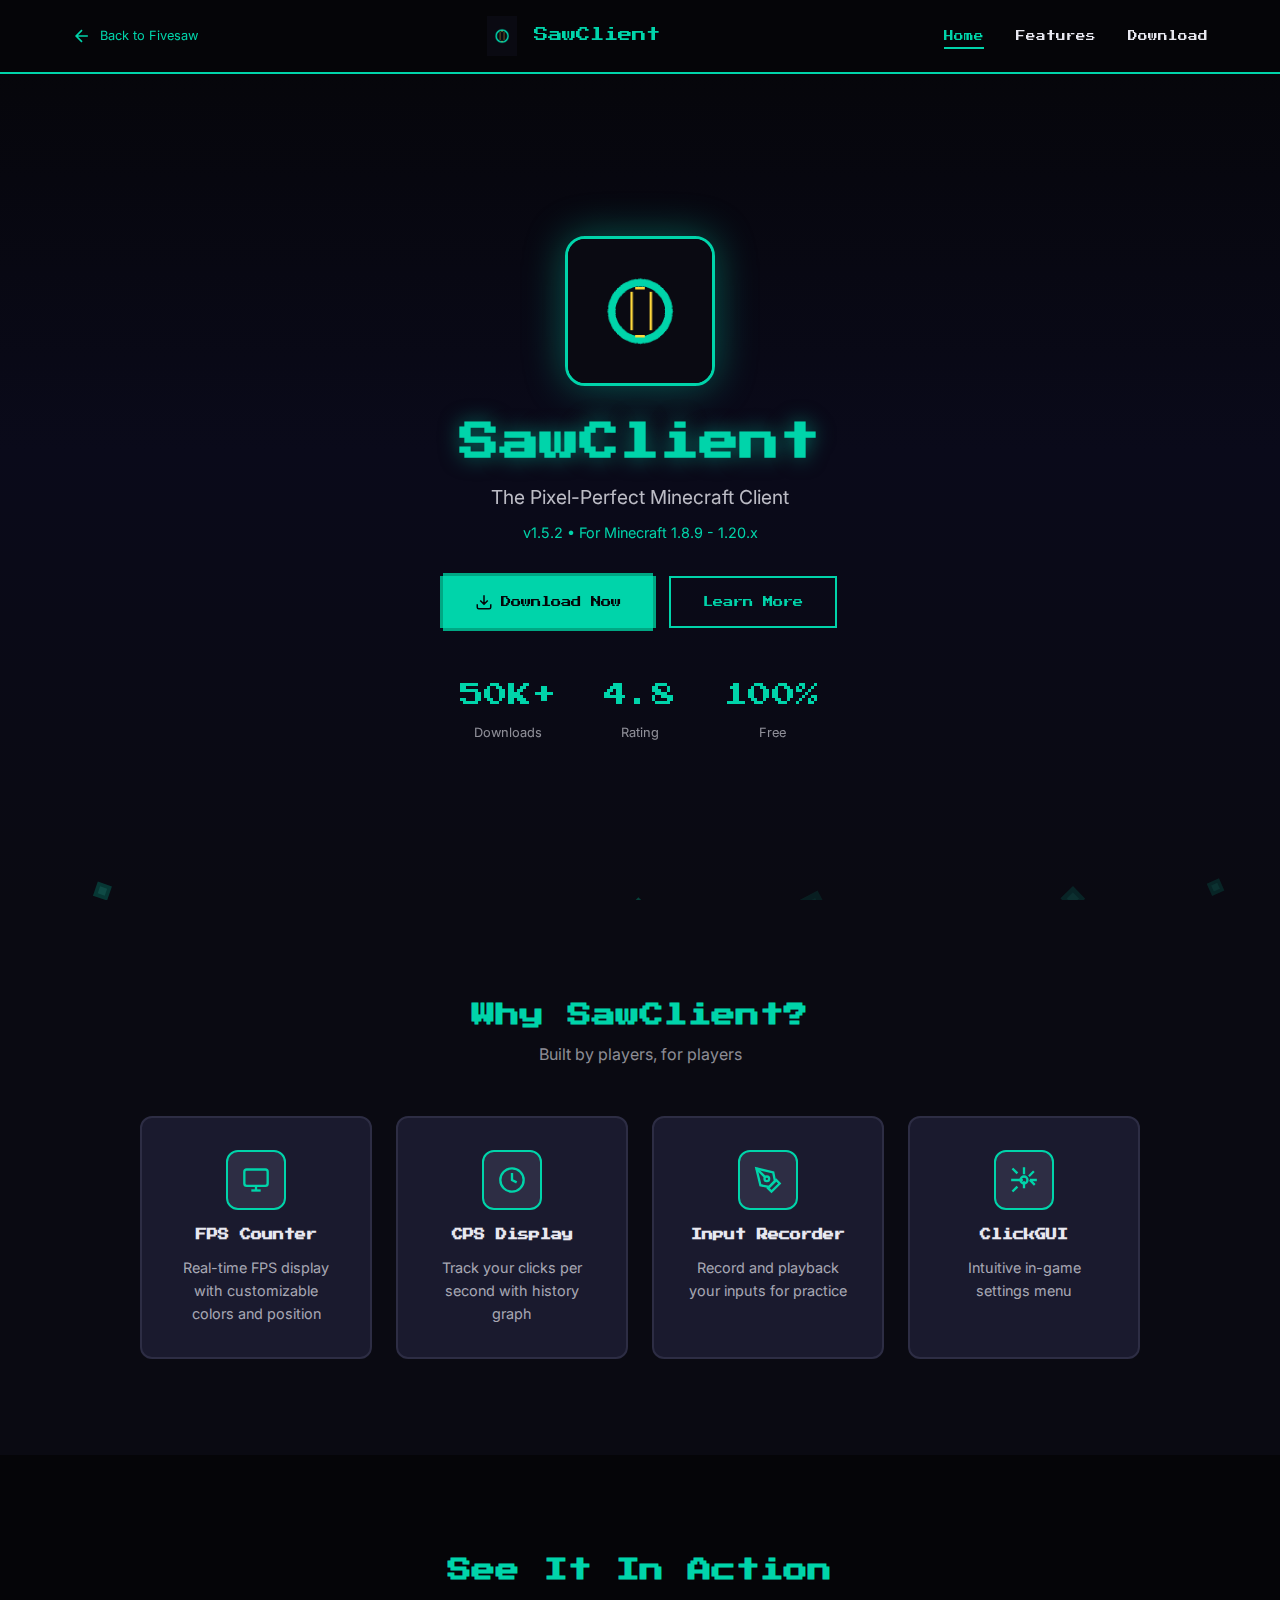
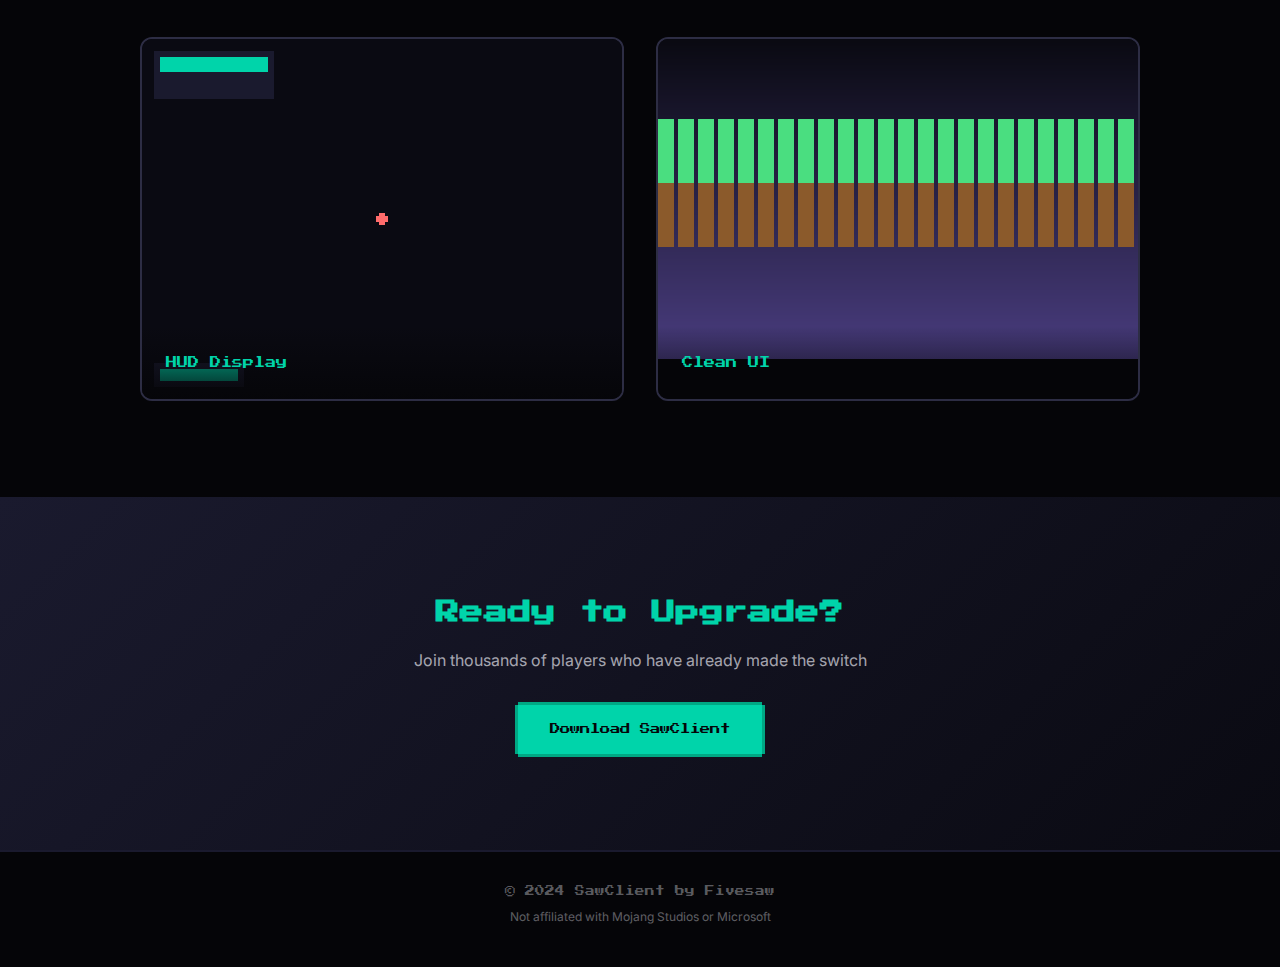
<file: src/pages/sawclient/index.html>
<!DOCTYPE html>
<html lang="en">
<head>
  <meta charset="UTF-8">
  <meta name="viewport" content="width=device-width, initial-scale=1.0">
  <meta name="description" content="SawClient - A pixel-perfect Minecraft client with HUD enhancements, CPS counter, and input recording.">
  <title>SawClient - Pixel-Perfect Minecraft Client</title>
  
  <link rel="preconnect" href="https://fonts.googleapis.com">
  <link rel="preconnect" href="https://fonts.gstatic.com" crossorigin>
  <link href="https://fonts.googleapis.com/css2?family=Press+Start+2P&family=Inter:wght@400;500;600;700&display=swap" rel="stylesheet">
  
  <link rel="stylesheet" href="../../styles/sawclient.css">
</head>
<body>
  <!-- SawClient Navigation -->
  <nav class="sc-navbar">
    <div class="sc-nav-container">
      <a href="../../../index.html" class="sc-nav-back">
        <svg viewBox="0 0 24 24" fill="none" stroke="currentColor" stroke-width="2">
          <path d="M19 12H5M12 19l-7-7 7-7"/>
        </svg>
        <span>Back to Fivesaw</span>
      </a>
      <div class="sc-nav-logo">
        <img src="../../../public/assets/images/sawclient-banner.png" alt="SawClient" width="40" height="40">
        <span class="pixel-font">SawClient</span>
      </div>
      <ul class="sc-nav-menu">
        <li><a href="index.html" class="pixel-font active">Home</a></li>
        <li><a href="features.html" class="pixel-font">Features</a></li>
        <li><a href="download.html" class="pixel-font">Download</a></li>
      </ul>
    </div>
  </nav>

  <!-- Hero Section -->
  <section class="sc-hero">
    <div class="sc-hero-bg">
      <canvas id="sc-hero-canvas"></canvas>
    </div>
    <div class="sc-hero-content">
      <div class="sc-logo-large">
        <img src="../../../public/assets/images/sawclient-banner.png" alt="SawClient" loading="eager" width="200" height="300">
      </div>
      <h1 class="pixel-font sc-title">SawClient</h1>
      <p class="sc-tagline">The Pixel-Perfect Minecraft Client</p>
      <p class="sc-version">v1.5.2 • For Minecraft 1.8.9 - 1.20.x</p>
      <div class="sc-hero-buttons">
        <a href="download.html" class="sc-btn primary pixel-font">
          <svg viewBox="0 0 24 24" fill="none" stroke="currentColor" stroke-width="2">
            <path d="M21 15v4a2 2 0 0 1-2 2H5a2 2 0 0 1-2-2v-4M7 10l5 5 5-5M12 15V3"/>
          </svg>
          Download Now
        </a>
        <a href="features.html" class="sc-btn secondary pixel-font">Learn More</a>
      </div>
      <div class="sc-stats">
        <div class="sc-stat">
          <span class="sc-stat-value">50K+</span>
          <span class="sc-stat-label">Downloads</span>
        </div>
        <div class="sc-stat">
          <span class="sc-stat-value">4.8</span>
          <span class="sc-stat-label">Rating</span>
        </div>
        <div class="sc-stat">
          <span class="sc-stat-value">100%</span>
          <span class="sc-stat-label">Free</span>
        </div>
      </div>
    </div>
  </section>

  <!-- Features Preview -->
  <section class="sc-features-preview">
    <div class="sc-section-header">
      <h2 class="pixel-font">Why SawClient?</h2>
      <p>Built by players, for players</p>
    </div>
    <div class="sc-features-grid">
      <div class="sc-feature-card">
        <div class="sc-feature-icon">
          <svg viewBox="0 0 24 24" fill="none" stroke="currentColor" stroke-width="2">
            <rect x="2" y="3" width="20" height="14" rx="2" ry="2"/>
            <line x1="8" y1="21" x2="16" y2="21"/>
            <line x1="12" y1="17" x2="12" y2="21"/>
          </svg>
        </div>
        <h3 class="pixel-font">FPS Counter</h3>
        <p>Real-time FPS display with customizable colors and position</p>
      </div>
      <div class="sc-feature-card">
        <div class="sc-feature-icon">
          <svg viewBox="0 0 24 24" fill="none" stroke="currentColor" stroke-width="2">
            <circle cx="12" cy="12" r="10"/>
            <path d="M12 6v6l4 2"/>
          </svg>
        </div>
        <h3 class="pixel-font">CPS Display</h3>
        <p>Track your clicks per second with history graph</p>
      </div>
      <div class="sc-feature-card">
        <div class="sc-feature-icon">
          <svg viewBox="0 0 24 24" fill="none" stroke="currentColor" stroke-width="2">
            <path d="M12 19l7-7 3 3-7 7-3-3z"/>
            <path d="M18 13l-1.5-7.5L2 2l3.5 14.5L13 18l5-5z"/>
            <path d="M2 2l7.586 7.586"/>
            <circle cx="11" cy="11" r="2"/>
          </svg>
        </div>
        <h3 class="pixel-font">Input Recorder</h3>
        <p>Record and playback your inputs for practice</p>
      </div>
      <div class="sc-feature-card">
        <div class="sc-feature-icon">
          <svg viewBox="0 0 24 24" fill="none" stroke="currentColor" stroke-width="2">
            <circle cx="12" cy="12" r="3"/>
            <path d="M12 1v6m0 6v6m4.22-10.22l4.24-4.24M6.34 17.66l-4.24 4.24M23 12h-6m-6 0H1m20.24 4.24l-4.24-4.24M6.34 6.34L2.1 2.1"/>
          </svg>
        </div>
        <h3 class="pixel-font">ClickGUI</h3>
        <p>Intuitive in-game settings menu</p>
      </div>
    </div>
  </section>

  <!-- Screenshot Showcase -->
  <section class="sc-showcase">
    <div class="sc-section-header">
      <h2 class="pixel-font">See It In Action</h2>
    </div>
    <div class="sc-showcase-grid">
      <div class="sc-showcase-item">
        <img src="../../../public/assets/images/sawclient-hud.png" alt="SawClient HUD" loading="lazy">
        <div class="sc-showcase-overlay">
          <span class="pixel-font">HUD Display</span>
        </div>
      </div>
      <div class="sc-showcase-item">
        <img src="../../../public/assets/images/sawclient-terrain.png" alt="SawClient Terrain" loading="lazy">
        <div class="sc-showcase-overlay">
          <span class="pixel-font">Clean UI</span>
        </div>
      </div>
    </div>
  </section>

  <!-- CTA Section -->
  <section class="sc-cta">
    <div class="sc-cta-content">
      <h2 class="pixel-font">Ready to Upgrade?</h2>
      <p>Join thousands of players who have already made the switch</p>
      <a href="download.html" class="sc-btn primary pixel-font">Download SawClient</a>
    </div>
  </section>

  <!-- Footer -->
  <footer class="sc-footer">
    <div class="sc-footer-content">
      <p class="pixel-font">© 2024 SawClient by Fivesaw</p>
      <p>Not affiliated with Mojang Studios or Microsoft</p>
    </div>
  </footer>

  <script src="../../js/sawclient.js"></script>
</body>
</html>
</file>
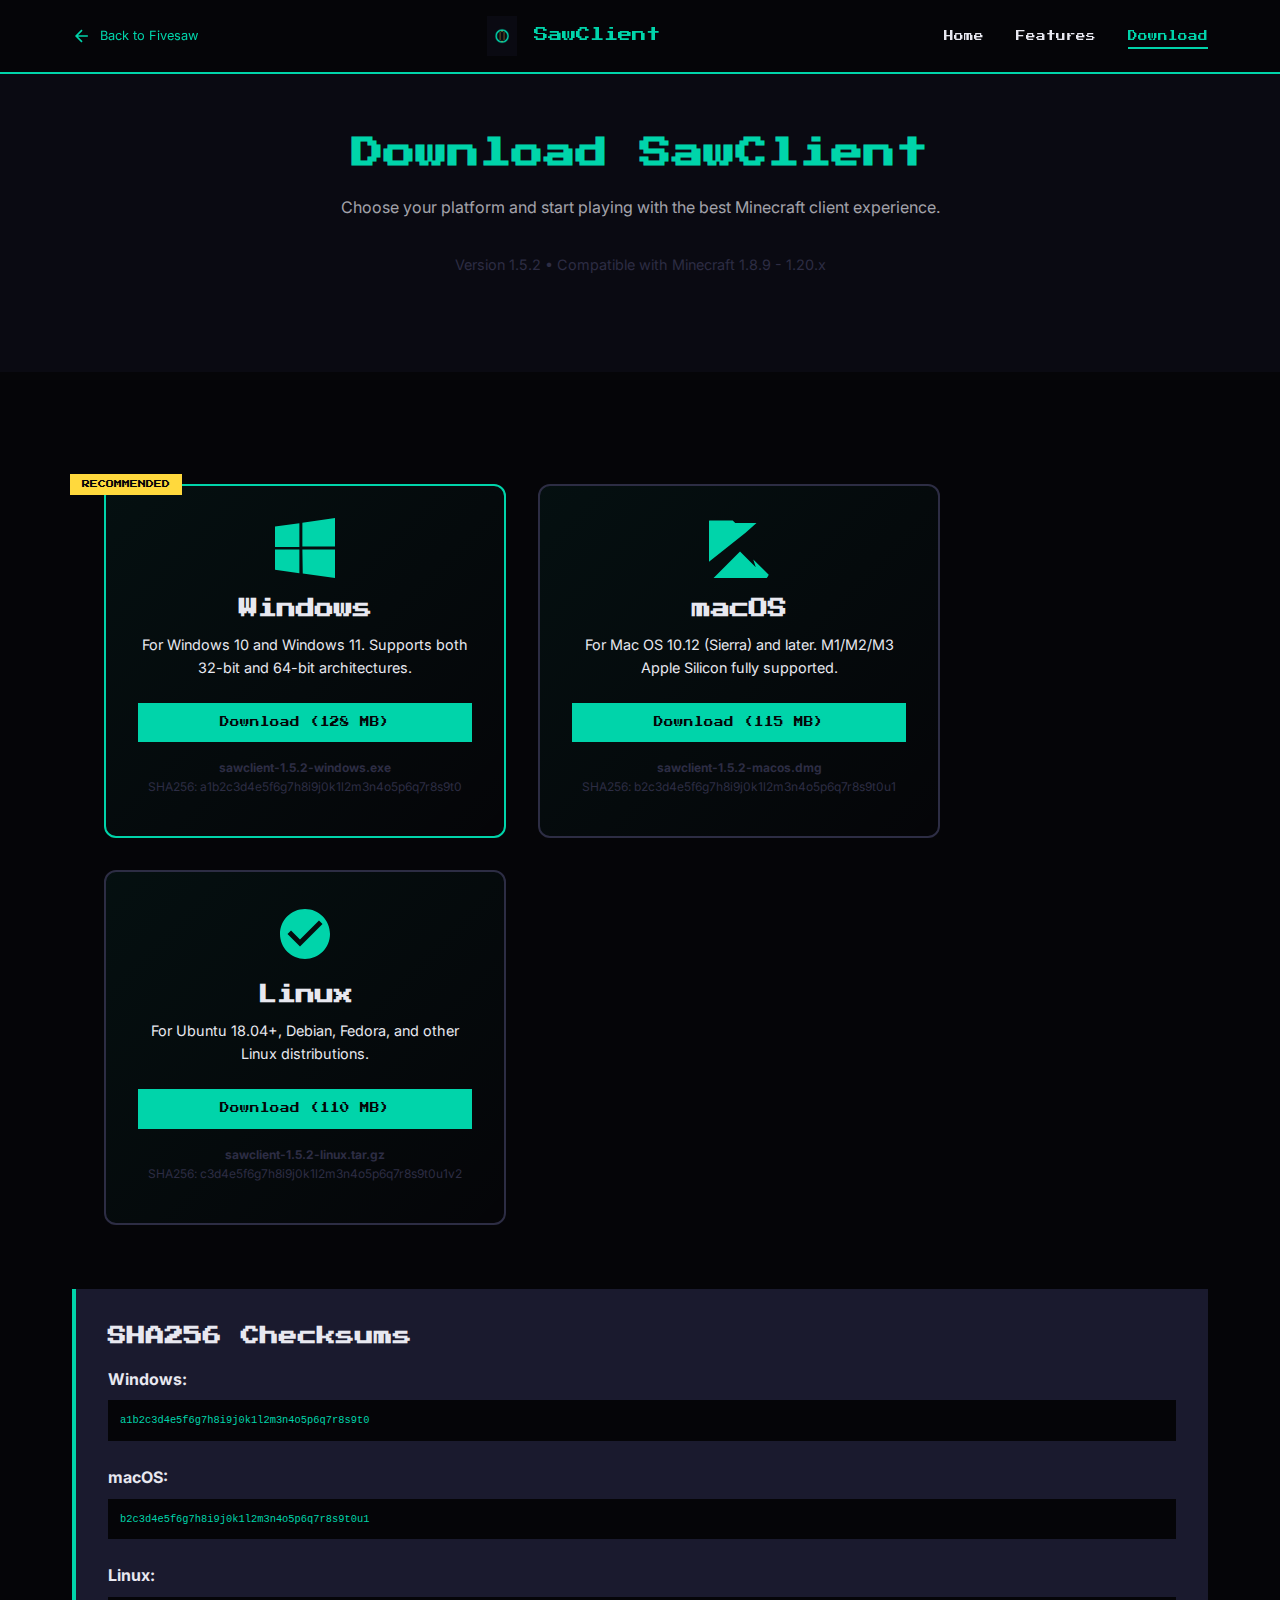
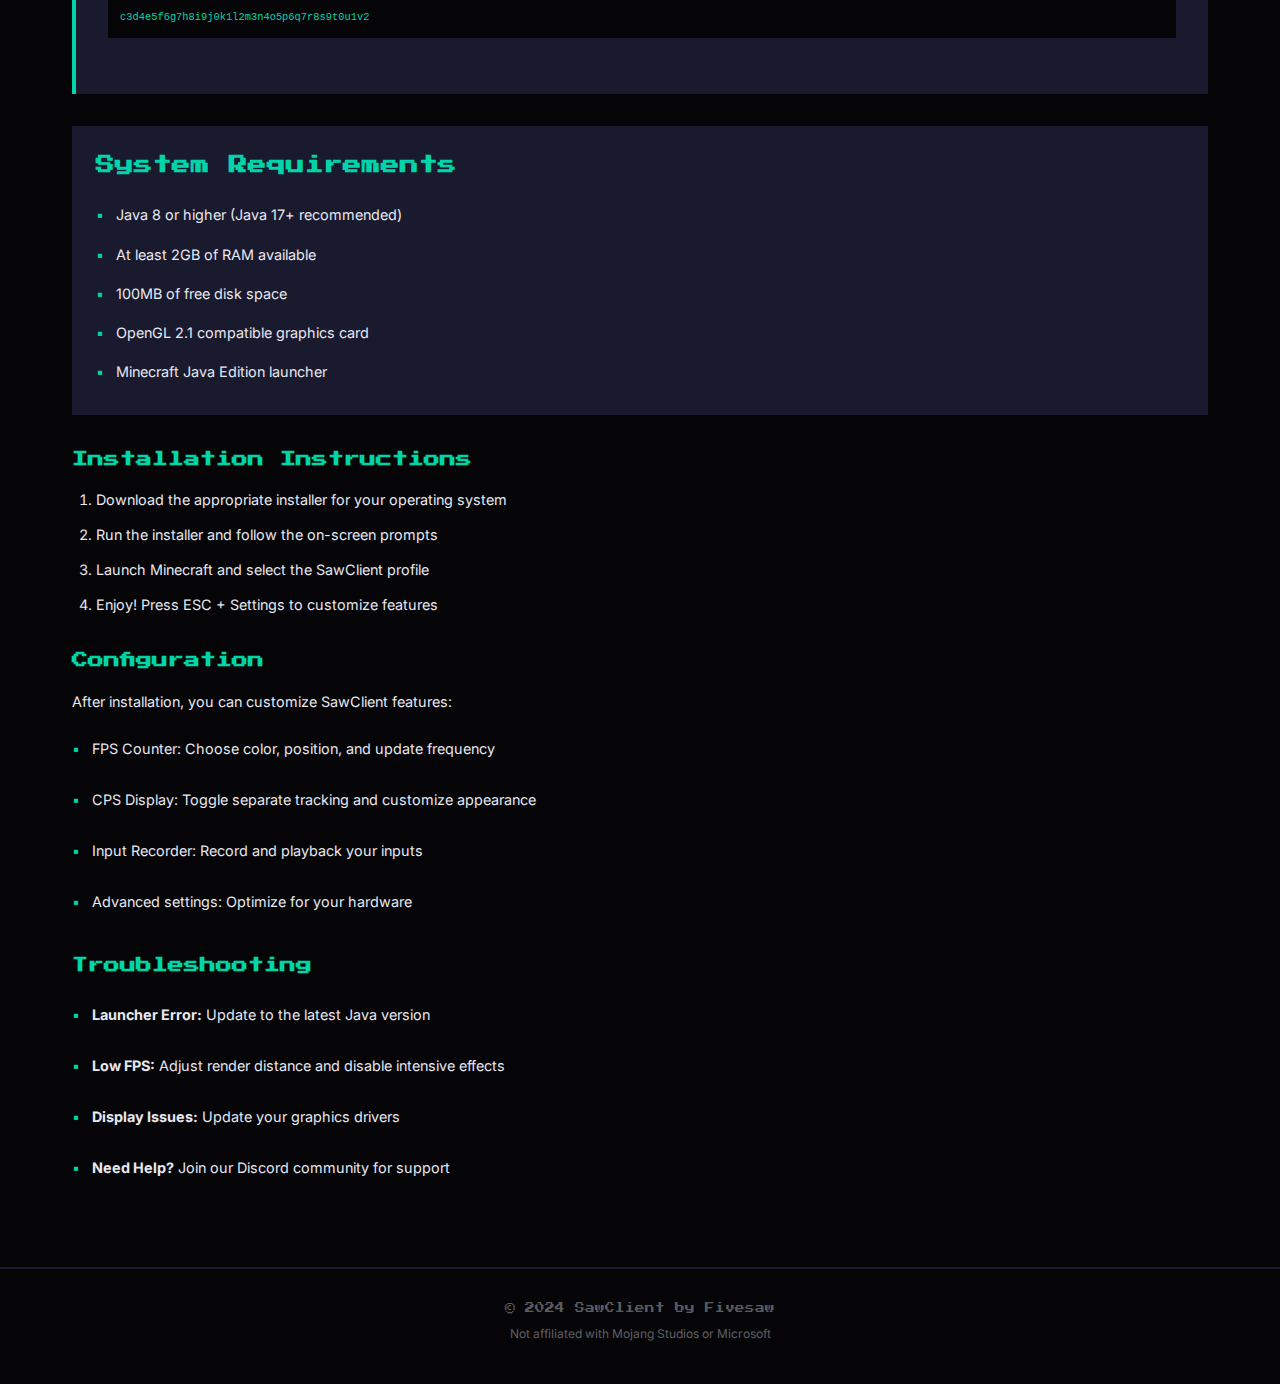
<file: src/pages/sawclient/download-new.html>
<!DOCTYPE html>
<html lang="en">
<head>
  <meta charset="UTF-8">
  <meta name="viewport" content="width=device-width, initial-scale=1.0">
  <meta name="description" content="Download SawClient - The pixel-perfect Minecraft client for Windows, macOS, and Linux.">
  <title>Download SawClient</title>
  
  <link rel="preconnect" href="https://fonts.googleapis.com">
  <link rel="preconnect" href="https://fonts.gstatic.com" crossorigin>
  <link href="https://fonts.googleapis.com/css2?family=Press+Start+2P&family=Inter:wght@400;500;600;700&display=swap" rel="stylesheet">
  
  <link rel="stylesheet" href="../../styles/sawclient.css">
  <style>
    .sc-download-section { max-width: 1200px; margin: 0 auto; padding: 3rem 2rem; }
    .sc-download-grid { display: grid; grid-template-columns: repeat(auto-fit, minmax(280px, 1fr)); gap: 2rem; margin: 2rem 0; }
    .sc-download-card { border: 2px solid var(--sc-gray-light); padding: 2rem; background: linear-gradient(135deg, rgba(0, 212, 170, 0.05), transparent); transition: 0.3s ease; position: relative; }
    .sc-download-card:hover { border-color: var(--sc-cyan); transform: translateY(-5px); }
    .sc-download-card.recommended::before { content: 'RECOMMENDED'; position: absolute; top: -12px; left: 20px; background: var(--sc-gold); color: var(--sc-darker); padding: 0.25rem 0.75rem; font-family: var(--font-pixel); font-size: 0.5rem; white-space: nowrap; }
    .sc-os-icon { font-size: 3rem; margin-bottom: 1rem; color: var(--sc-cyan); }
    .sc-os-icon svg { width: 60px; height: 60px; }
    .sc-download-card h3 { font-family: var(--font-pixel); font-size: 1.2rem; margin-bottom: 0.5rem; }
    .sc-download-card p { font-size: 0.9rem; margin-bottom: 1.5rem; color: var(--sc-white); }
    .sc-download-link { display: block; background: var(--sc-cyan); color: var(--sc-darker); padding: 0.75rem 1.5rem; text-decoration: none; font-family: var(--font-pixel); font-size: 0.6rem; margin-bottom: 1rem; transition: 0.3s ease; text-align: center; }
    .sc-download-link:hover { background: var(--sc-cyan-light); transform: scale(1.02); }
    .file-info { font-size: 0.75rem; color: var(--sc-gray-light); margin: 0.5rem 0; word-break: break-all; }
    .sc-checksums { background: var(--sc-gray); padding: 2rem; margin: 2rem 0; border-left: 4px solid var(--sc-cyan); }
    .sc-checksums h3 { font-family: var(--font-pixel); margin-bottom: 1rem; }
    .checksum-item { margin-bottom: 1.5rem; word-break: break-all; }
    .checksum-item code { display: block; background: var(--sc-darker); padding: 0.75rem; margin-top: 0.5rem; font-size: 0.65rem; color: var(--sc-cyan); font-family: 'Courier New', monospace; }
    .sc-requirements { background: var(--sc-gray); padding: 1.5rem; margin: 2rem 0; }
    .sc-requirements h3 { font-family: var(--font-pixel); margin-bottom: 1rem; color: var(--sc-cyan); }
    .req-list { list-style: none; }
    .req-list li { padding: 0.5rem 0; font-size: 0.9rem; }
    .req-list li::before { content: '▪ '; color: var(--sc-cyan); margin-right: 0.5rem; }
    .sc-installation-guide { margin: 2rem 0; }
    .guide-section { margin-bottom: 2rem; }
    .guide-section h3 { font-family: var(--font-pixel); color: var(--sc-cyan); margin-bottom: 1rem; font-size: 1rem; }
    .guide-section ol { margin-left: 1.5rem; }
    .guide-section li { margin-bottom: 0.75rem; line-height: 1.6; font-size: 0.9rem; }
  </style>
</head>
<body>
  <nav class="sc-navbar">
    <div class="sc-nav-container">
      <a href="../../../index.html" class="sc-nav-back">
        <svg viewBox="0 0 24 24" fill="none" stroke="currentColor" stroke-width="2"><path d="M19 12H5M12 19l-7-7 7-7"/></svg>
        <span>Back to Fivesaw</span>
      </a>
      <div class="sc-nav-logo">
        <img src="../../../public/assets/images/sawclient-banner.png" alt="SawClient" width="40" height="40">
        <span class="pixel-font">SawClient</span>
      </div>
      <ul class="sc-nav-menu">
        <li><a href="index.html" class="pixel-font">Home</a></li>
        <li><a href="features.html" class="pixel-font">Features</a></li>
        <li><a href="download.html" class="pixel-font active">Download</a></li>
      </ul>
    </div>
  </nav>

  <section class="sc-download-hero">
    <h1 class="pixel-font">Download SawClient</h1>
    <p>Choose your platform and start playing with the best Minecraft client experience.</p>
    <p style="font-size: 0.9rem; margin-top: 1rem; color: var(--sc-gray-light);">Version 1.5.2 • Compatible with Minecraft 1.8.9 - 1.20.x</p>
  </section>

  <div class="sc-download-section">
    <div class="sc-download-grid">
      <div class="sc-download-card recommended">
        <div class="sc-os-icon">
          <svg viewBox="0 0 24 24" fill="currentColor"><path d="M0 3.449L9.75 2.1v9.451H0m10.949-9.602L24 0v11.4H10.949M0 12.6h9.75v9.451L0 20.699M10.949 12.6H24V24l-12.9-1.801"/></svg>
        </div>
        <h3>Windows</h3>
        <p>For Windows 10 and Windows 11. Supports both 32-bit and 64-bit architectures.</p>
        <a href="#" class="sc-download-link">Download (128 MB)</a>
        <div class="file-info">
          <strong>sawclient-1.5.2-windows.exe</strong><br/>
          SHA256: a1b2c3d4e5f6g7h8i9j0k1l2m3n4o5p6q7r8s9t0
        </div>
      </div>

      <div class="sc-download-card">
        <div class="sc-os-icon">
          <svg viewBox="0 0 24 24" fill="currentColor"><path d="M18.71 19.71L12.41 13.41.71 25.11c.95.95 2.05.67 3.01.67h15.58c1.65-.01 3.66-.9 4.59-3.05l-6.18-6.18zM19 2h-8.5l-1-1h-9c-1.1 0-2 .9-2 2v14c0 .5.37 1.02.75 1.07L14.5 6"/></svg>
        </div>
        <h3>macOS</h3>
        <p>For Mac OS 10.12 (Sierra) and later. M1/M2/M3 Apple Silicon fully supported.</p>
        <a href="#" class="sc-download-link">Download (115 MB)</a>
        <div class="file-info">
          <strong>sawclient-1.5.2-macos.dmg</strong><br/>
          SHA256: b2c3d4e5f6g7h8i9j0k1l2m3n4o5p6q7r8s9t0u1
        </div>
      </div>

      <div class="sc-download-card">
        <div class="sc-os-icon">
          <svg viewBox="0 0 24 24" fill="currentColor"><path d="M12 2C6.48 2 2 6.48 2 12s4.48 10 10 10 10-4.48 10-10S17.52 2 12 2zm-2 15l-5-5 1.41-1.41L10 14.17l7.59-7.59L19 8l-9 9z"/></svg>
        </div>
        <h3>Linux</h3>
        <p>For Ubuntu 18.04+, Debian, Fedora, and other Linux distributions.</p>
        <a href="#" class="sc-download-link">Download (110 MB)</a>
        <div class="file-info">
          <strong>sawclient-1.5.2-linux.tar.gz</strong><br/>
          SHA256: c3d4e5f6g7h8i9j0k1l2m3n4o5p6q7r8s9t0u1v2
        </div>
      </div>
    </div>

    <div class="sc-checksums">
      <h3 class="pixel-font">SHA256 Checksums</h3>
      <div class="checksum-item">
        <strong>Windows:</strong>
        <code>a1b2c3d4e5f6g7h8i9j0k1l2m3n4o5p6q7r8s9t0</code>
      </div>
      <div class="checksum-item">
        <strong>macOS:</strong>
        <code>b2c3d4e5f6g7h8i9j0k1l2m3n4o5p6q7r8s9t0u1</code>
      </div>
      <div class="checksum-item">
        <strong>Linux:</strong>
        <code>c3d4e5f6g7h8i9j0k1l2m3n4o5p6q7r8s9t0u1v2</code>
      </div>
    </div>

    <div class="sc-requirements">
      <h3 class="pixel-font">System Requirements</h3>
      <ul class="req-list">
        <li>Java 8 or higher (Java 17+ recommended)</li>
        <li>At least 2GB of RAM available</li>
        <li>100MB of free disk space</li>
        <li>OpenGL 2.1 compatible graphics card</li>
        <li>Minecraft Java Edition launcher</li>
      </ul>
    </div>

    <div class="sc-installation-guide">
      <div class="guide-section">
        <h3 class="pixel-font">Installation Instructions</h3>
        <ol>
          <li>Download the appropriate installer for your operating system</li>
          <li>Run the installer and follow the on-screen prompts</li>
          <li>Launch Minecraft and select the SawClient profile</li>
          <li>Enjoy! Press ESC + Settings to customize features</li>
        </ol>
      </div>

      <div class="guide-section">
        <h3 class="pixel-font">Configuration</h3>
        <p style="font-size: 0.9rem; margin-bottom: 1rem;">After installation, you can customize SawClient features:</p>
        <ul class="req-list" style="margin-left: 0;">
          <li>FPS Counter: Choose color, position, and update frequency</li>
          <li>CPS Display: Toggle separate tracking and customize appearance</li>
          <li>Input Recorder: Record and playback your inputs</li>
          <li>Advanced settings: Optimize for your hardware</li>
        </ul>
      </div>

      <div class="guide-section">
        <h3 class="pixel-font">Troubleshooting</h3>
        <ul class="req-list" style="margin-left: 0;">
          <li><strong>Launcher Error:</strong> Update to the latest Java version</li>
          <li><strong>Low FPS:</strong> Adjust render distance and disable intensive effects</li>
          <li><strong>Display Issues:</strong> Update your graphics drivers</li>
          <li><strong>Need Help?</strong> Join our Discord community for support</li>
        </ul>
      </div>
    </div>
  </div>

  <footer class="sc-footer">
    <div class="sc-footer-content">
      <p class="pixel-font">© 2024 SawClient by Fivesaw</p>
      <p>Not affiliated with Mojang Studios or Microsoft</p>
    </div>
  </footer>
</body>
</html>
</file>
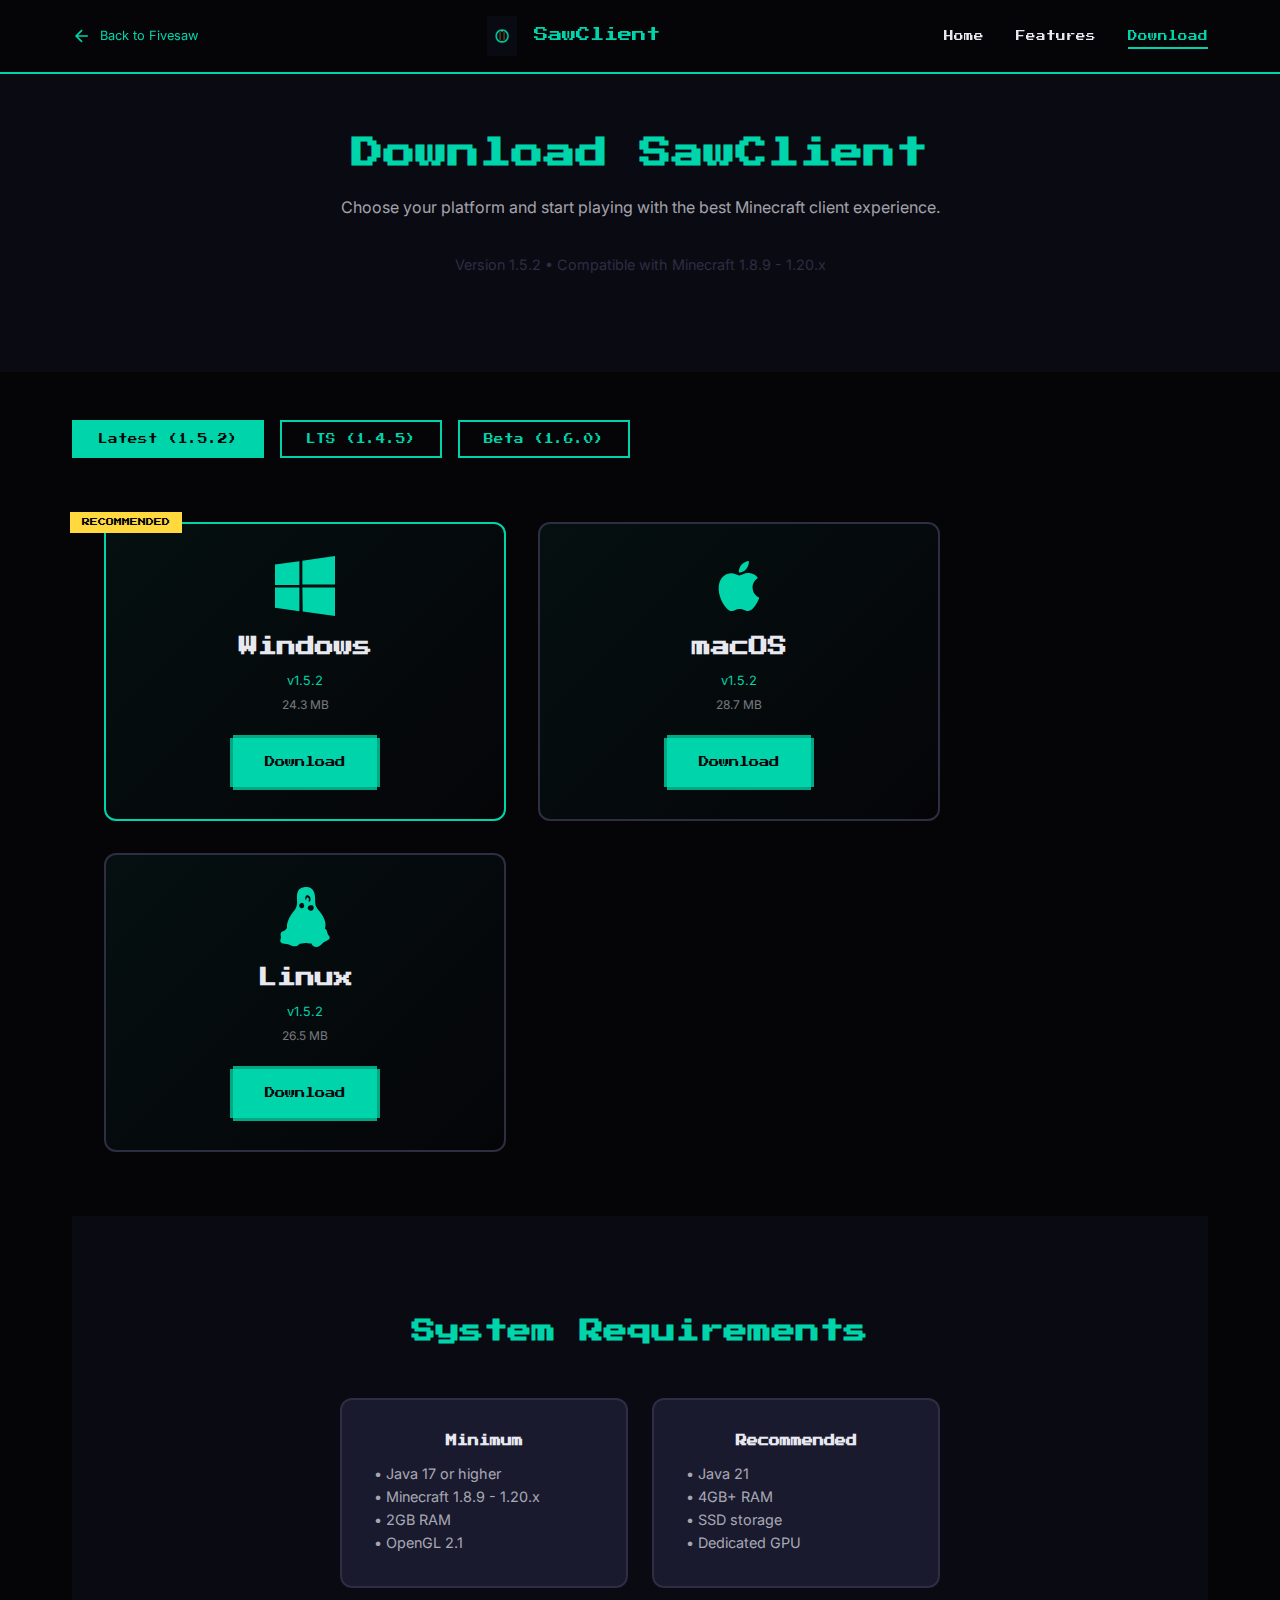
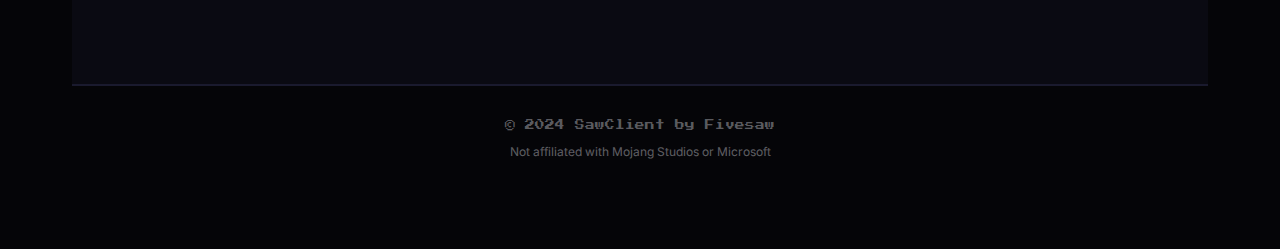
<file: src/pages/sawclient/download.html>
<!DOCTYPE html>
<html lang="en">
<head>
  <meta charset="UTF-8">
  <meta name="viewport" content="width=device-width, initial-scale=1.0">
  <meta name="description" content="Download SawClient - The pixel-perfect Minecraft client for Windows, macOS, and Linux.">
  <title>Download SawClient</title>
  
  <link rel="preconnect" href="https://fonts.googleapis.com">
  <link rel="preconnect" href="https://fonts.gstatic.com" crossorigin>
  <link href="https://fonts.googleapis.com/css2?family=Press+Start+2P&family=Inter:wght@400;500;600;700&display=swap" rel="stylesheet">
  
  <link rel="stylesheet" href="../../styles/sawclient.css">
  <style>
    .sc-download-section {
      max-width: 1200px;
      margin: 0 auto;
      padding: 3rem 2rem;
    }

    .sc-version-selector {
      display: flex;
      gap: 1rem;
      margin-bottom: 2rem;
      flex-wrap: wrap;
    }

    .version-btn {
      padding: 0.75rem 1.5rem;
      border: 2px solid var(--sc-cyan);
      background: transparent;
      color: var(--sc-cyan);
      cursor: pointer;
      font-family: var(--font-pixel);
      font-size: 0.6rem;
      transition: 0.3s ease;
    }

    .version-btn.active {
      background: var(--sc-cyan);
      color: var(--sc-darker);
    }

    .version-btn:hover {
      background: var(--sc-cyan);
      color: var(--sc-darker);
    }

    .sc-download-grid {
      display: grid;
      grid-template-columns: repeat(auto-fit, minmax(300px, 1fr));
      gap: 2rem;
      margin: 2rem 0;
    }

    .sc-download-card {
      border: 2px solid var(--sc-gray-light);
      padding: 2rem;
      background: linear-gradient(135deg, rgba(0, 212, 170, 0.05), transparent);
      transition: 0.3s ease;
      position: relative;
    }

    .sc-download-card:hover {
      border-color: var(--sc-cyan);
      transform: translateY(-5px);
    }

    .sc-download-card.recommended::before {
      content: 'RECOMMENDED';
      position: absolute;
      top: -12px;
      left: 20px;
      background: var(--sc-gold);
      color: var(--sc-darker);
      padding: 0.25rem 0.75rem;
      font-family: var(--font-pixel);
      font-size: 0.5rem;
    }

    .sc-os-icon {
      font-size: 3rem;
      margin-bottom: 1rem;
      color: var(--sc-cyan);
    }

    .sc-os-icon svg {
      width: 60px;
      height: 60px;
    }

    .sc-download-card h3 {
      font-family: var(--font-pixel);
      font-size: 1.2rem;
      margin-bottom: 0.5rem;
    }

    .sc-download-card p {
      font-size: 0.9rem;
      margin-bottom: 1.5rem;
      color: var(--sc-white);
    }

    .sc-download-link {
      display: inline-block;
      background: var(--sc-cyan);
      color: var(--sc-darker);
      padding: 0.75rem 1.5rem;
      text-decoration: none;
      font-family: var(--font-pixel);
      font-size: 0.6rem;
      margin-bottom: 1rem;
      transition: 0.3s ease;
      width: 100%;
      text-align: center;
      box-sizing: border-box;
    }

    .sc-download-link:hover {
      background: var(--sc-cyan-light);
      transform: scale(1.05);
    }

    .file-info {
      font-size: 0.75rem;
      color: var(--sc-gray-light);
      margin: 0.5rem 0;
    }

    .sc-checksums {
      background: var(--sc-gray);
      padding: 2rem;
      margin: 2rem 0;
      border-left: 4px solid var(--sc-cyan);
    }

    .sc-checksums h3 {
      font-family: var(--font-pixel);
      margin-bottom: 1rem;
    }

    .checksum-item {
      margin-bottom: 1.5rem;
    }

    .checksum-item code {
      display: block;
      background: var(--sc-darker);
      padding: 0.75rem;
      margin-top: 0.5rem;
      word-break: break-all;
      font-size: 0.75rem;
      color: var(--sc-cyan);
      font-family: 'Courier New', monospace;
    }

    .sc-installation-guide {
      margin: 2rem 0;
    }

    .guide-section {
      margin-bottom: 2rem;
    }

    .guide-section h3 {
      font-family: var(--font-pixel);
      color: var(--sc-cyan);
      margin-bottom: 1rem;
    }

    .guide-section ol {
      margin-left: 1.5rem;
    }

    .guide-section li {
      margin-bottom: 0.75rem;
      line-height: 1.6;
    }

    .sc-requirements {
      background: var(--sc-gray);
      padding: 1.5rem;
      margin: 2rem 0;
      border-radius: 4px;
    }

    .sc-requirements h3 {
      font-family: var(--font-pixel);
      margin-bottom: 1rem;
      color: var(--sc-cyan);
    }

    .req-list {
      list-style: none;
    }

    .req-list li {
      padding: 0.5rem 0;
      font-size: 0.9rem;
    }

    .req-list li::before {
      content: '▪ ';
      color: var(--sc-cyan);
      margin-right: 0.5rem;
    }
  </style>
</head>
<body>
  <!-- Navigation -->
  <nav class="sc-navbar">
    <div class="sc-nav-container">
      <a href="../../../index.html" class="sc-nav-back">
        <svg viewBox="0 0 24 24" fill="none" stroke="currentColor" stroke-width="2">
          <path d="M19 12H5M12 19l-7-7 7-7"/>
        </svg>
        <span>Back to Fivesaw</span>
      </a>
      <div class="sc-nav-logo">
        <img src="../../../public/assets/images/sawclient-banner.png" alt="SawClient" width="40" height="40">
        <span class="pixel-font">SawClient</span>
      </div>
      <ul class="sc-nav-menu">
        <li><a href="index.html" class="pixel-font">Home</a></li>
        <li><a href="features.html" class="pixel-font">Features</a></li>
        <li><a href="download.html" class="pixel-font active">Download</a></li>
      </ul>
    </div>
  </nav>

  <!-- Download Hero -->
  <section class="sc-download-hero">
    <h1 class="pixel-font">Download SawClient</h1>
    <p>Choose your platform and start playing with the best Minecraft client experience.</p>
    <p style="font-size: 0.9rem; margin-top: 1rem; color: var(--sc-gray-light);">Version 1.5.2 • Compatible with Minecraft 1.8.9 - 1.20.x</p>
  </section>

  <!-- Version Selector -->
  <div class="sc-download-section">
    <div class="sc-version-selector">
      <button class="version-btn active" onclick="filterVersion('latest')">Latest (1.5.2)</button>
      <button class="version-btn" onclick="filterVersion('lts')">LTS (1.4.5)</button>
      <button class="version-btn" onclick="filterVersion('beta')">Beta (1.6.0)</button>
    </div>

    <!-- Download Options -->
    <div class="sc-download-grid">
      <!-- Windows -->
      <div class="sc-download-card recommended">
        <div class="sc-os-icon">
          <svg viewBox="0 0 24 24" fill="currentColor">
            <path d="M0 3.449L9.75 2.1v9.451H0m10.949-9.602L24 0v11.4H10.949M0 12.6h9.75v9.451L0 20.699M10.949 12.6H24V24l-12.9-1.801"/>
          </svg>
      </div>
      <h3 class="pixel-font">Windows</h3>
      <p class="version">v1.5.2</p>
      <p class="size">24.3 MB</p>
      <a href="#" class="sc-btn primary pixel-font" onclick="showDownloadMsg('Windows')">Download</a>
    </div>
    
    <!-- macOS -->
    <div class="sc-download-card">
      <div class="sc-os-icon">
        <svg viewBox="0 0 24 24" fill="currentColor">
          <path d="M18.71 19.5c-.83 1.24-1.71 2.45-3.05 2.47-1.34.03-1.77-.79-3.29-.79-1.53 0-2 .77-3.27.82-1.31.05-2.3-1.32-3.14-2.53C4.25 17 2.94 12.45 4.7 9.39c.87-1.52 2.43-2.48 4.12-2.51 1.28-.02 2.5.87 3.29.87.78 0 2.26-1.07 3.81-.91.65.03 2.47.26 3.64 1.98-.09.06-2.17 1.28-2.15 3.81.03 3.02 2.65 4.03 2.68 4.04-.03.07-.42 1.44-1.38 2.83M13 3.5c.73-.83 1.94-1.46 2.94-1.5.13 1.17-.34 2.35-1.04 3.19-.69.85-1.83 1.51-2.95 1.42-.15-1.15.41-2.35 1.05-3.11z"/>
        </svg>
      </div>
      <h3 class="pixel-font">macOS</h3>
      <p class="version">v1.5.2</p>
      <p class="size">28.7 MB</p>
      <a href="#" class="sc-btn primary pixel-font" onclick="showDownloadMsg('macOS')">Download</a>
    </div>
    
    <!-- Linux -->
    <div class="sc-download-card">
      <div class="sc-os-icon">
        <svg viewBox="0 0 24 24" fill="currentColor">
          <path d="M12.504 0c-.155 0-.315.008-.48.021-4.226.333-3.105 4.807-3.17 6.298-.076 1.092-.3 1.953-1.05 3.02-.885 1.051-2.127 2.75-2.716 4.521-.278.832-.41 1.684-.287 2.489a.424.424 0 00-.11.135c-.26.268-.45.6-.663.839-.199.199-.485.267-.797.4-.313.136-.658.269-.864.68-.09.189-.136.394-.132.602 0 .199.027.4.055.536.058.399.116.728.04.97-.249.68-.28 1.145-.106 1.484.174.334.535.47.94.601.81.2 1.91.135 2.774.6.926.466 1.866.67 2.616.47.526-.116.97-.464 1.208-.946.587-.003 1.23-.269 2.26-.334.699-.058 1.574.267 2.577.2.025.134.063.198.114.333l.003.003c.391.778 1.113 1.132 1.884 1.071.771-.06 1.592-.536 2.257-1.306.631-.765 1.683-1.084 2.378-1.503.348-.199.629-.469.649-.853.023-.4-.2-.811-.714-1.376v-.097l-.003-.003c-.17-.2-.25-.535-.338-.926-.085-.401-.182-.786-.492-1.046h-.003c-.059-.054-.123-.067-.188-.135a.357.357 0 00-.19-.064c.431-1.278.264-2.55-.173-3.694-.533-1.41-1.465-2.638-2.175-3.483-.796-1.005-1.576-1.957-1.56-3.368.026-2.152.236-6.133-3.544-6.139zm.529 3.405h.013c.213 0 .396.062.584.198.19.135.33.332.438.533.105.259.158.459.166.724 0-.02.006-.04.006-.06v.105a.086.086 0 01-.004-.021l-.004-.024a1.807 1.807 0 01-.15.706.953.953 0 01-.213.335.71.71 0 00-.088-.042c-.104-.045-.198-.064-.284-.133a1.312 1.312 0 00-.22-.066c.05-.06.146-.133.183-.198.053-.128.082-.264.088-.402v-.02a1.21 1.21 0 00-.061-.4c-.045-.134-.101-.2-.183-.333-.084-.066-.167-.132-.267-.132h-.016c-.093 0-.176.03-.262.132a.8.8 0 00-.205.334 1.18 1.18 0 00-.09.41v.019c.002.089.008.179.02.267-.06-.027-.116-.063-.166-.1a.5.5 0 01-.063-.054.5.5 0 00-.04-.046v-.021h-.003c-.073-.163-.11-.373-.11-.588 0-.223.037-.443.117-.633.08-.195.198-.37.35-.513.15-.146.338-.25.567-.25zm-1.706 3.44c.09.135.195.253.31.356a.951.951 0 01-.088.835c-.087.135-.21.245-.352.327a1.15 1.15 0 01-.449.116c-.166.01-.332-.02-.484-.088a1.023 1.023 0 01-.373-.304 1.143 1.143 0 01-.198-.47c-.03-.17-.014-.345.046-.508.06-.165.16-.312.29-.433.13-.12.29-.21.464-.26.175-.05.36-.058.54-.023.18.036.35.113.494.226zm3.49.4c.14.065.266.16.37.278.104.12.184.26.237.413.053.152.077.315.07.477a1.054 1.054 0 01-.143.466c-.08.147-.194.276-.334.378-.14.1-.303.173-.478.21-.175.04-.357.04-.533-.003-.176-.04-.34-.12-.48-.23a1.07 1.07 0 01-.32-.39 1.127 1.127 0 01-.113-.5c.007-.17.054-.336.137-.485.083-.148.2-.276.343-.373.142-.098.306-.165.48-.197.175-.03.355-.026.527.02l-.063.036z"/>
        </svg>
      </div>
      <h3 class="pixel-font">Linux</h3>
      <p class="version">v1.5.2</p>
      <p class="size">26.5 MB</p>
      <a href="#" class="sc-btn primary pixel-font" onclick="showDownloadMsg('Linux')">Download</a>
    </div>
  </div>

  <!-- Requirements -->
  <section class="sc-features-preview">
    <div class="sc-section-header">
      <h2 class="pixel-font">System Requirements</h2>
    </div>
    <div class="sc-features-grid" style="max-width: 600px;">
      <div class="sc-feature-card">
        <h3 class="pixel-font">Minimum</h3>
        <ul style="text-align: left; color: rgba(232,232,240,0.7); font-size: 0.9rem; list-style: none; padding: 0;">
          <li>• Java 17 or higher</li>
          <li>• Minecraft 1.8.9 - 1.20.x</li>
          <li>• 2GB RAM</li>
          <li>• OpenGL 2.1</li>
        </ul>
      </div>
      <div class="sc-feature-card">
        <h3 class="pixel-font">Recommended</h3>
        <ul style="text-align: left; color: rgba(232,232,240,0.7); font-size: 0.9rem; list-style: none; padding: 0;">
          <li>• Java 21</li>
          <li>• 4GB+ RAM</li>
          <li>• SSD storage</li>
          <li>• Dedicated GPU</li>
        </ul>
      </div>
    </div>
  </section>

  <!-- Footer -->
  <footer class="sc-footer">
    <div class="sc-footer-content">
      <p class="pixel-font">© 2024 SawClient by Fivesaw</p>
      <p>Not affiliated with Mojang Studios or Microsoft</p>
    </div>
  </footer>

  <script>
    function showDownloadMsg(platform) {
      alert(`Thanks for your interest in SawClient for ${platform}!\n\nThis is a demo website. In a real deployment, this would start the download.`);
    }
  </script>
</body>
</html>
</file>
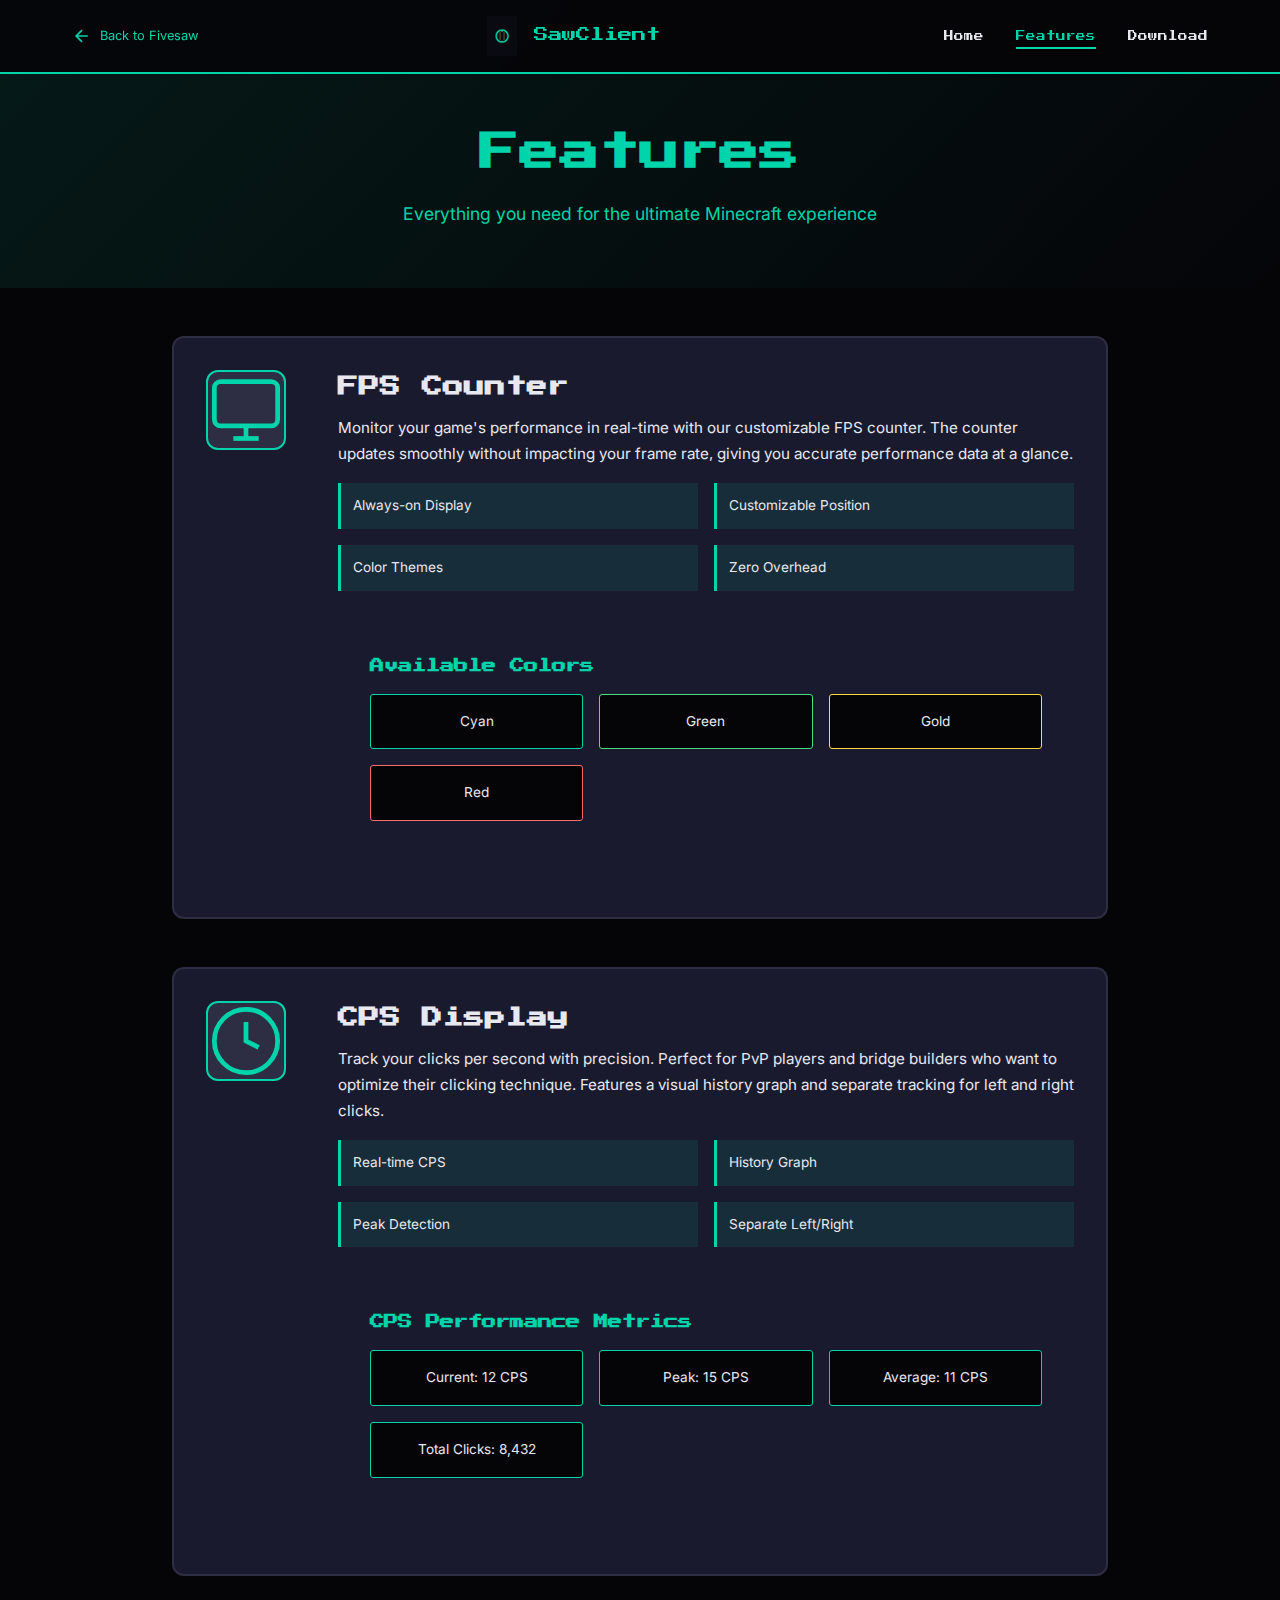
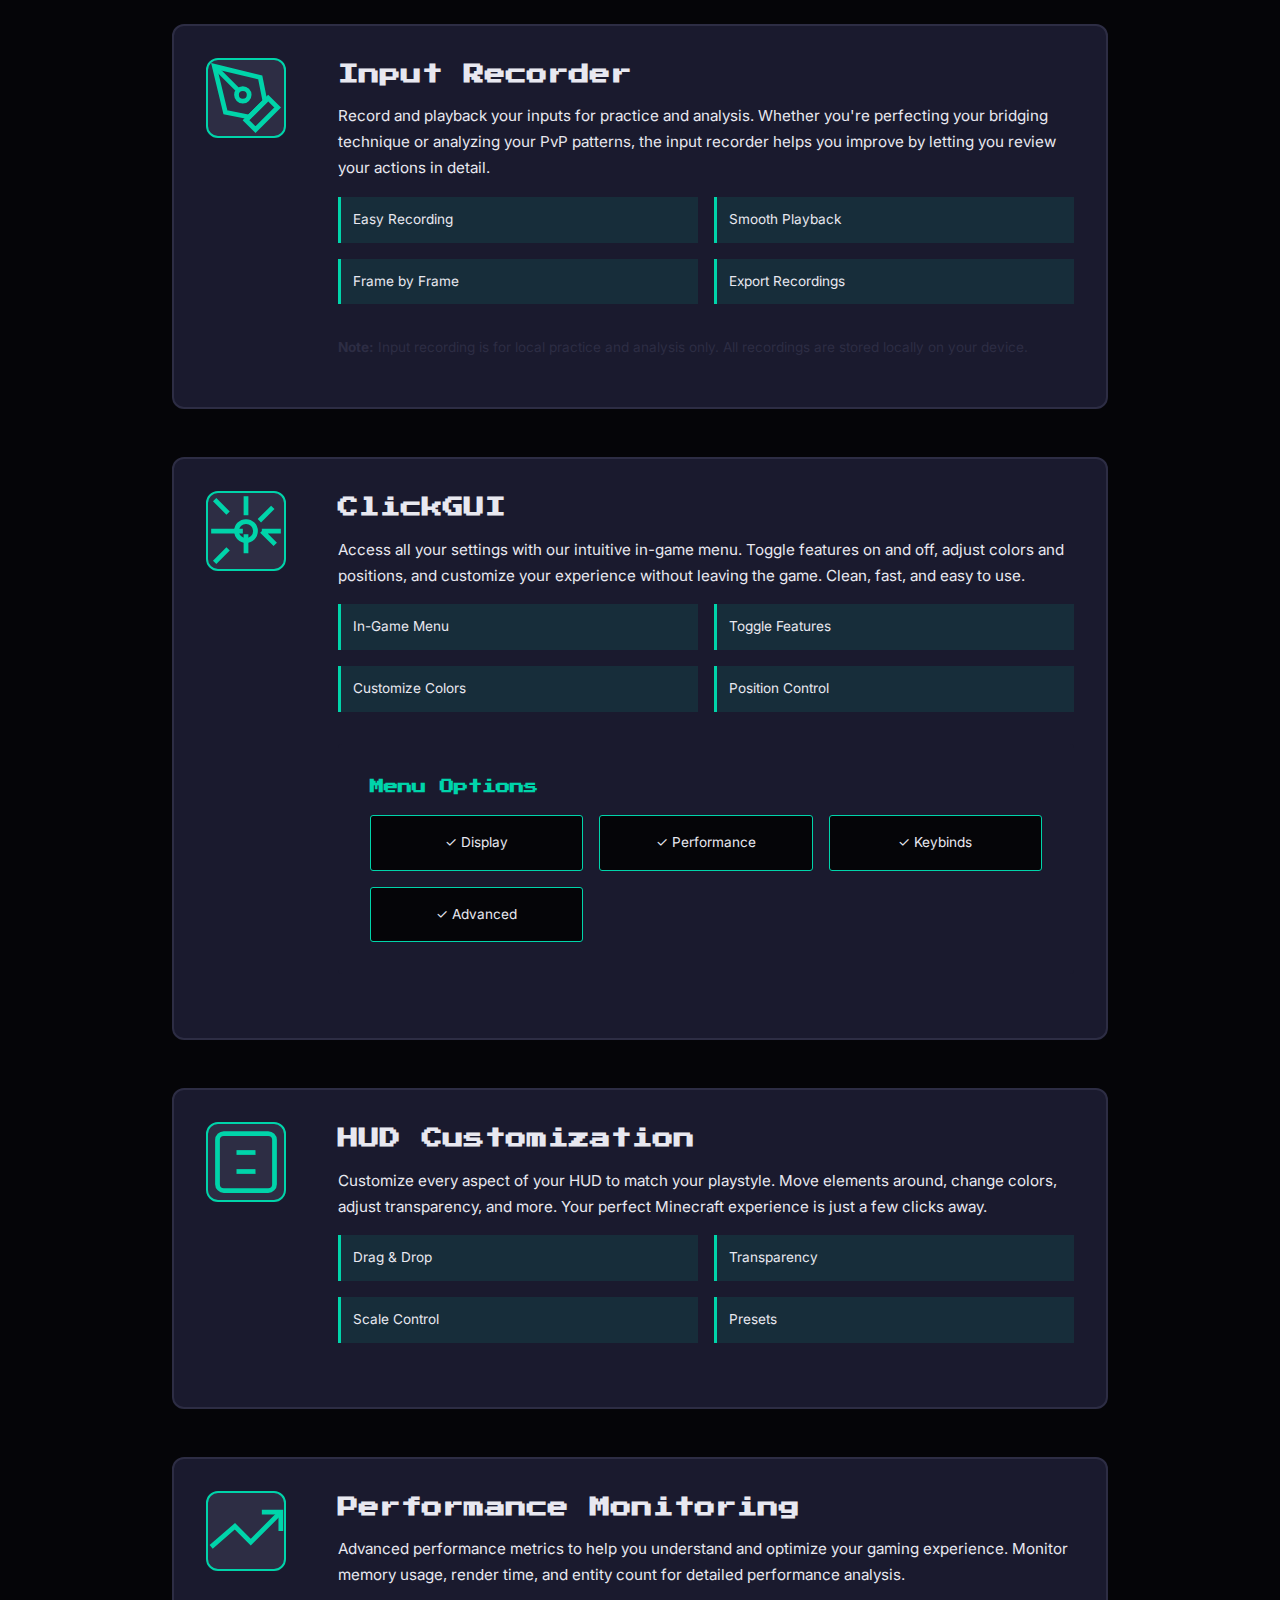
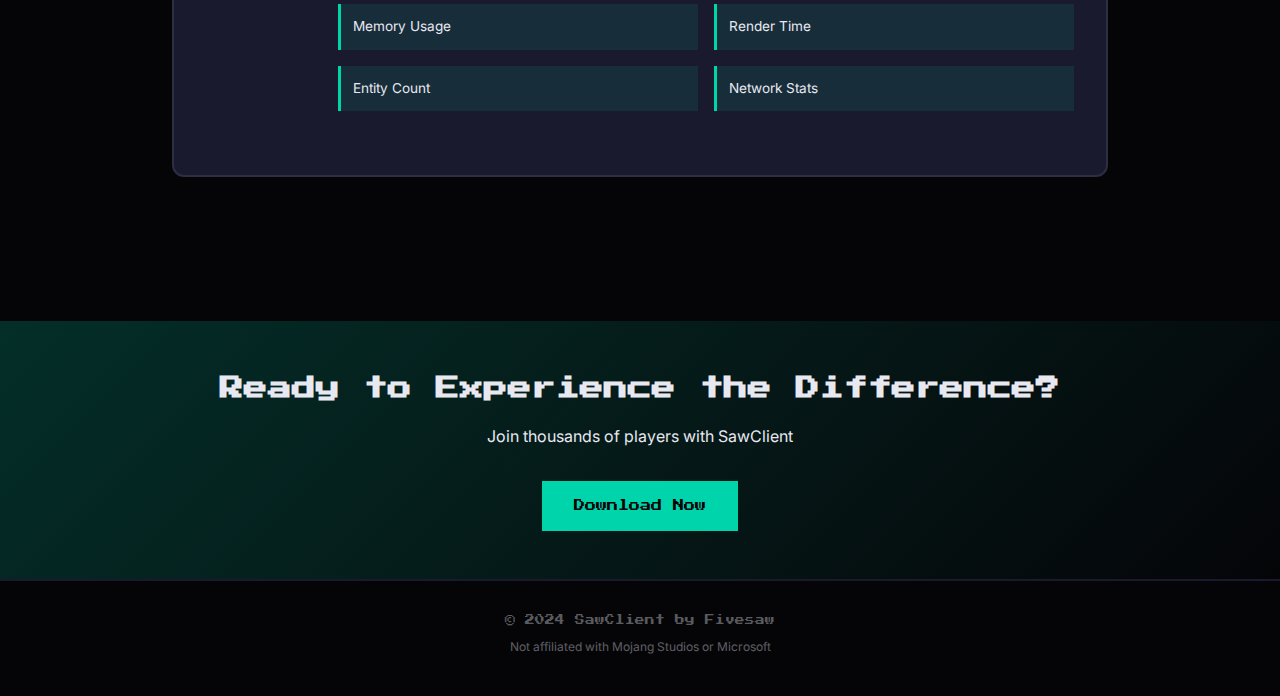
<file: src/pages/sawclient/features-new.html>
<!DOCTYPE html>
<html lang="en">
<head>
  <meta charset="UTF-8">
  <meta name="viewport" content="width=device-width, initial-scale=1.0">
  <meta name="description" content="SawClient Features - Explore our pixel-perfect Minecraft client's powerful features.">
  <title>SawClient Features</title>
  
  <link rel="preconnect" href="https://fonts.googleapis.com">
  <link rel="preconnect" href="https://fonts.gstatic.com" crossorigin>
  <link href="https://fonts.googleapis.com/css2?family=Press+Start+2P&family=Inter:wght@400;500;600;700&display=swap" rel="stylesheet">
  
  <link rel="stylesheet" href="../../styles/sawclient.css">
  <style>
    .sc-features-hero { margin: 0; padding: 120px 2rem 60px; text-align: center; background: linear-gradient(135deg, rgba(0, 212, 170, 0.1), transparent); }
    .sc-features-hero h1 { font-size: 2.5rem; margin-bottom: 1rem; }
    .sc-features-hero p { font-size: 1.1rem; color: var(--sc-cyan); }
    .sc-features-list { max-width: 1000px; margin: 0 auto; padding: 3rem 2rem; }
    .sc-feature-detail { display: grid; grid-template-columns: 100px 1fr; gap: 2rem; margin-bottom: 3rem; align-items: start; }
    .sc-feature-detail .icon { font-size: 2rem; }
    .sc-feature-detail .icon svg { width: 80px; height: 80px; color: var(--sc-cyan); stroke-width: 1.5; }
    .sc-feature-detail .content h3 { font-family: var(--font-pixel); font-size: 1.3rem; margin-bottom: 0.75rem; }
    .sc-feature-detail .content p { font-size: 0.95rem; line-height: 1.7; color: var(--sc-white); margin-bottom: 1rem; }
    .feature-highlights { display: grid; grid-template-columns: repeat(2, 1fr); gap: 1rem; margin: 1rem 0 2rem 0; }
    .highlight { background: rgba(0, 212, 170, 0.1); padding: 0.75rem; border-left: 3px solid var(--sc-cyan); font-size: 0.85rem; }
    .sc-feature-showcase { background: var(--sc-gray); padding: 2rem; margin: 2rem 0; border-radius: 4px; }
    .sc-feature-showcase h4 { color: var(--sc-cyan); font-family: var(--font-pixel); font-size: 0.9rem; margin-bottom: 1rem; }
    .showcase-grid { display: grid; grid-template-columns: repeat(auto-fit,  minmax(200px, 1fr)); gap: 1rem; margin-top: 1rem; }
    .showcase-item { background: var(--sc-darker); padding: 1rem; border: 1px solid var(--sc-cyan); border-radius: 3px; text-align: center; font-size: 0.85rem; }
    .sc-cta-final { background: linear-gradient(135deg, rgba(0, 212, 170, 0.2), transparent); padding: 3rem 2rem; text-align: center; margin: 3rem 0 0 0; }
    .sc-cta-final h2 { font-family: var(--font-pixel); margin-bottom: 1rem; }
    .sc-cta-final a { display: inline-block; background: var(--sc-cyan); color: var(--sc-darker); padding: 1rem 2rem; text-decoration: none; font-family: var(--font-pixel); font-size: 0.7rem; transition: 0.3s ease; margin-top: 1rem; }
    .sc-cta-final a:hover { background: var(--sc-cyan-light); transform: scale(1.05); }
    @media (max-width: 768px) { .sc-feature-detail { grid-template-columns: 1fr; } .feature-highlights { grid-template-columns: 1fr; } }
  </style>
</head>
<body>
  <nav class="sc-navbar">
    <div class="sc-nav-container">
      <a href="../../../index.html" class="sc-nav-back">
        <svg viewBox="0 0 24 24" fill="none" stroke="currentColor" stroke-width="2"><path d="M19 12H5M12 19l-7-7 7-7"/></svg>
        <span>Back to Fivesaw</span>
      </a>
      <div class="sc-nav-logo">
        <img src="../../../public/assets/images/sawclient-banner.png" alt="SawClient" width="40" height="40">
        <span class="pixel-font">SawClient</span>
      </div>
      <ul class="sc-nav-menu">
        <li><a href="index.html" class="pixel-font">Home</a></li>
        <li><a href="features.html" class="pixel-font active">Features</a></li>
        <li><a href="download.html" class="pixel-font">Download</a></li>
      </ul>
    </div>
  </nav>

  <section class="sc-features-hero">
    <h1 class="pixel-font">Features</h1>
    <p>Everything you need for the ultimate Minecraft experience</p>
  </section>

  <div class="sc-features-list">
    <!-- FPS Counter -->
    <div class="sc-feature-detail">
      <div class="icon">
        <svg viewBox="0 0 24 24" fill="none" stroke="currentColor"><rect x="2" y="3" width="20" height="14" rx="2" ry="2"/><line x1="8" y1="21" x2="16" y2="21"/><line x1="12" y1="17" x2="12" y2="21"/></svg>
      </div>
      <div class="content">
        <h3 class="pixel-font">FPS Counter</h3>
        <p>Monitor your game's performance in real-time with our customizable FPS counter. The counter updates smoothly without impacting your frame rate, giving you accurate performance data at a glance.</p>
        <div class="feature-highlights">
          <div class="highlight">Always-on Display</div>
          <div class="highlight">Customizable Position</div>
          <div class="highlight">Color Themes</div>
          <div class="highlight">Zero Overhead</div>
        </div>
        <div class="sc-feature-showcase">
          <h4>Available Colors</h4>
          <div class="showcase-grid">
            <div class="showcase-item" style="border-color: #00d4aa;">Cyan</div>
            <div class="showcase-item" style="border-color: #4ade80;">Green</div>
            <div class="showcase-item" style="border-color: #ffd93d;">Gold</div>
            <div class="showcase-item" style="border-color: #ff6b6b;">Red</div>
          </div>
        </div>
      </div>
    </div>

    <!-- CPS Display -->
    <div class="sc-feature-detail">
      <div class="icon">
        <svg viewBox="0 0 24 24" fill="none" stroke="currentColor"><circle cx="12" cy="12" r="10"/><path d="M12 6v6l4 2"/></svg>
      </div>
      <div class="content">
        <h3 class="pixel-font">CPS Display</h3>
        <p>Track your clicks per second with precision. Perfect for PvP players and bridge builders who want to optimize their clicking technique. Features a visual history graph and separate tracking for left and right clicks.</p>
        <div class="feature-highlights">
          <div class="highlight">Real-time CPS</div>
          <div class="highlight">History Graph</div>
          <div class="highlight">Peak Detection</div>
          <div class="highlight">Separate Left/Right</div>
        </div>
        <div class="sc-feature-showcase">
          <h4>CPS Performance Metrics</h4>
          <div class="showcase-grid">
            <div class="showcase-item">Current: 12 CPS</div>
            <div class="showcase-item">Peak: 15 CPS</div>
            <div class="showcase-item">Average: 11 CPS</div>
            <div class="showcase-item">Total Clicks: 8,432</div>
          </div>
        </div>
      </div>
    </div>

    <!-- Input Recorder -->
    <div class="sc-feature-detail">
      <div class="icon">
        <svg viewBox="0 0 24 24" fill="none" stroke="currentColor"><path d="M12 19l7-7 3 3-7 7-3-3z"/><path d="M18 13l-1.5-7.5L2 2l3.5 14.5L13 18l5-5z"/><path d="M2 2l7.586 7.586"/><circle cx="11" cy="11" r="2"/></svg>
      </div>
      <div class="content">
        <h3 class="pixel-font">Input Recorder</h3>
        <p>Record and playback your inputs for practice and analysis. Whether you're perfecting your bridging technique or analyzing your PvP patterns, the input recorder helps you improve by letting you review your actions in detail.</p>
        <div class="feature-highlights">
          <div class="highlight">Easy Recording</div>
          <div class="highlight">Smooth Playback</div>
          <div class="highlight">Frame by Frame</div>
          <div class="highlight">Export Recordings</div>
        </div>
        <p style="font-size: 0.85rem; margin-top: 1rem; color: var(--sc-gray-light);"><strong>Note:</strong> Input recording is for local practice and analysis only. All recordings are stored locally on your device.</p>
      </div>
    </div>

    <!-- ClickGUI -->
    <div class="sc-feature-detail">
      <div class="icon">
        <svg viewBox="0 0 24 24" fill="none" stroke="currentColor"><circle cx="12" cy="12" r="3"/><path d="M12 1v6m0 6v6m4.22-10.22l4.24-4.24M6.34 17.66l-4.24 4.24M23 12h-6m-6 0H1m20.24 4.24l-4.24-4.24M6.34 6.34L2.1 2.1"/></svg>
      </div>
      <div class="content">
        <h3 class="pixel-font">ClickGUI</h3>
        <p>Access all your settings with our intuitive in-game menu. Toggle features on and off, adjust colors and positions, and customize your experience without leaving the game. Clean, fast, and easy to use.</p>
        <div class="feature-highlights">
          <div class="highlight">In-Game Menu</div>
          <div class="highlight">Toggle Features</div>
          <div class="highlight">Customize Colors</div>
          <div class="highlight">Position Control</div>
        </div>
        <div class="sc-feature-showcase">
          <h4>Menu Options</h4>
          <div class="showcase-grid">
            <div class="showcase-item">✓ Display</div>
            <div class="showcase-item">✓ Performance</div>
            <div class="showcase-item">✓ Keybinds</div>
            <div class="showcase-item">✓ Advanced</div>
          </div>
        </div>
      </div>
    </div>

    <!-- HUD Customization -->
    <div class="sc-feature-detail">
      <div class="icon">
        <svg viewBox="0 0 24 24" fill="none" stroke="currentColor"><rect x="3" y="3" width="18" height="18" rx="2"/><line x1="9" y1="9" x2="15" y2="9"/><line x1="9" y1="15" x2="15" y2="15"/></svg>
      </div>
      <div class="content">
        <h3 class="pixel-font">HUD Customization</h3>
        <p>Customize every aspect of your HUD to match your playstyle. Move elements around, change colors, adjust transparency, and more. Your perfect Minecraft experience is just a few clicks away.</p>
        <div class="feature-highlights">
          <div class="highlight">Drag & Drop</div>
          <div class="highlight">Transparency</div>
          <div class="highlight">Scale Control</div>
          <div class="highlight">Presets</div>
        </div>
      </div>
    </div>

    <!-- Performance Monitoring -->
    <div class="sc-feature-detail">
      <div class="icon">
        <svg viewBox="0 0 24 24" fill="none" stroke="currentColor"><polyline points="23 6 13.5 15.5 8.5 10.5 1 17"/><polyline points="17 6 23 6 23 12"/></svg>
      </div>
      <div class="content">
        <h3 class="pixel-font">Performance Monitoring</h3>
        <p>Advanced performance metrics to help you understand and optimize your gaming experience. Monitor memory usage, render time, and entity count for detailed performance analysis.</p>
        <div class="feature-highlights">
          <div class="highlight">Memory Usage</div>
          <div class="highlight">Render Time</div>
          <div class="highlight">Entity Count</div>
          <div class="highlight">Network Stats</div>
        </div>
      </div>
    </div>
  </div>

  <section class="sc-cta-final">
    <h2 class="pixel-font">Ready to Experience the Difference?</h2>
    <p style="margin: 1rem 0; font-size: 1rem;">Join thousands of players with SawClient</p>
    <a href="download.html" class="pixel-font">Download Now</a>
  </section>

  <footer class="sc-footer">
    <div class="sc-footer-content">
      <p class="pixel-font">© 2024 SawClient by Fivesaw</p>
      <p>Not affiliated with Mojang Studios or Microsoft</p>
    </div>
  </footer>
</body>
</html>
</file>
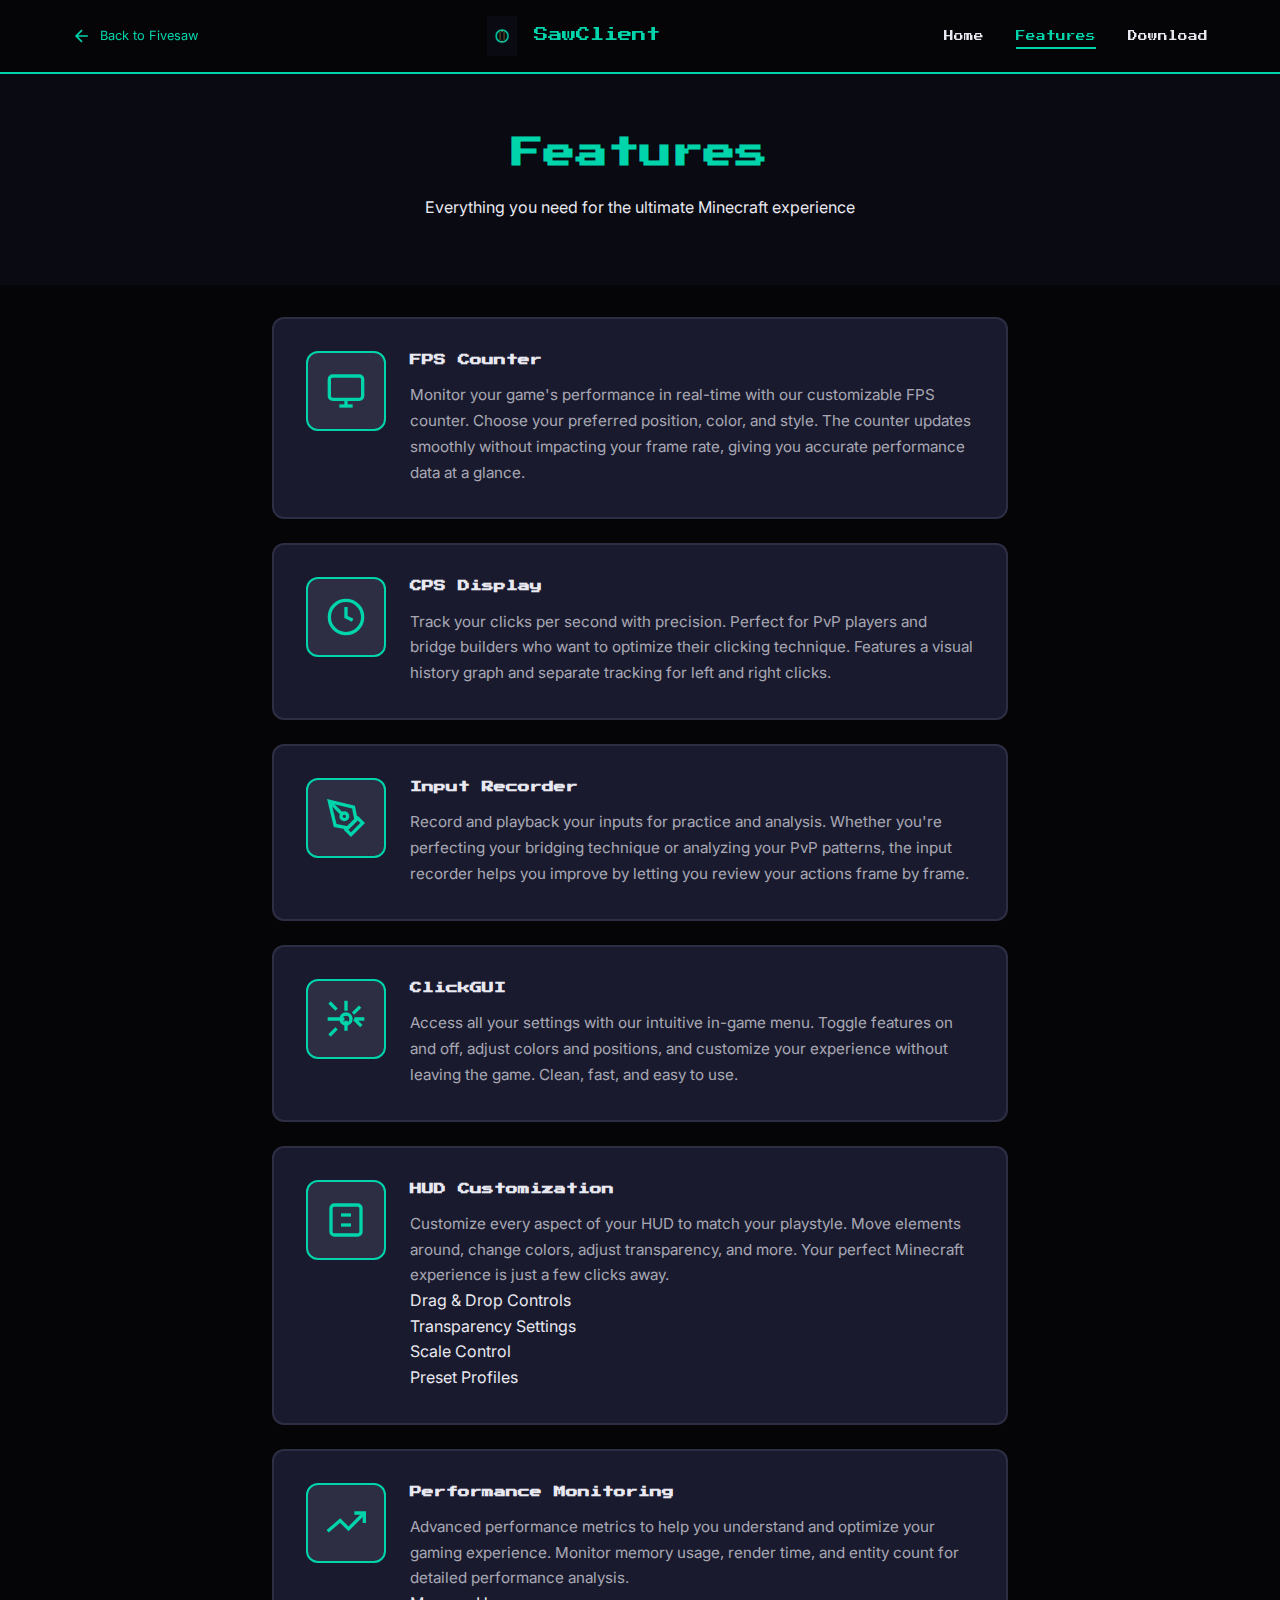
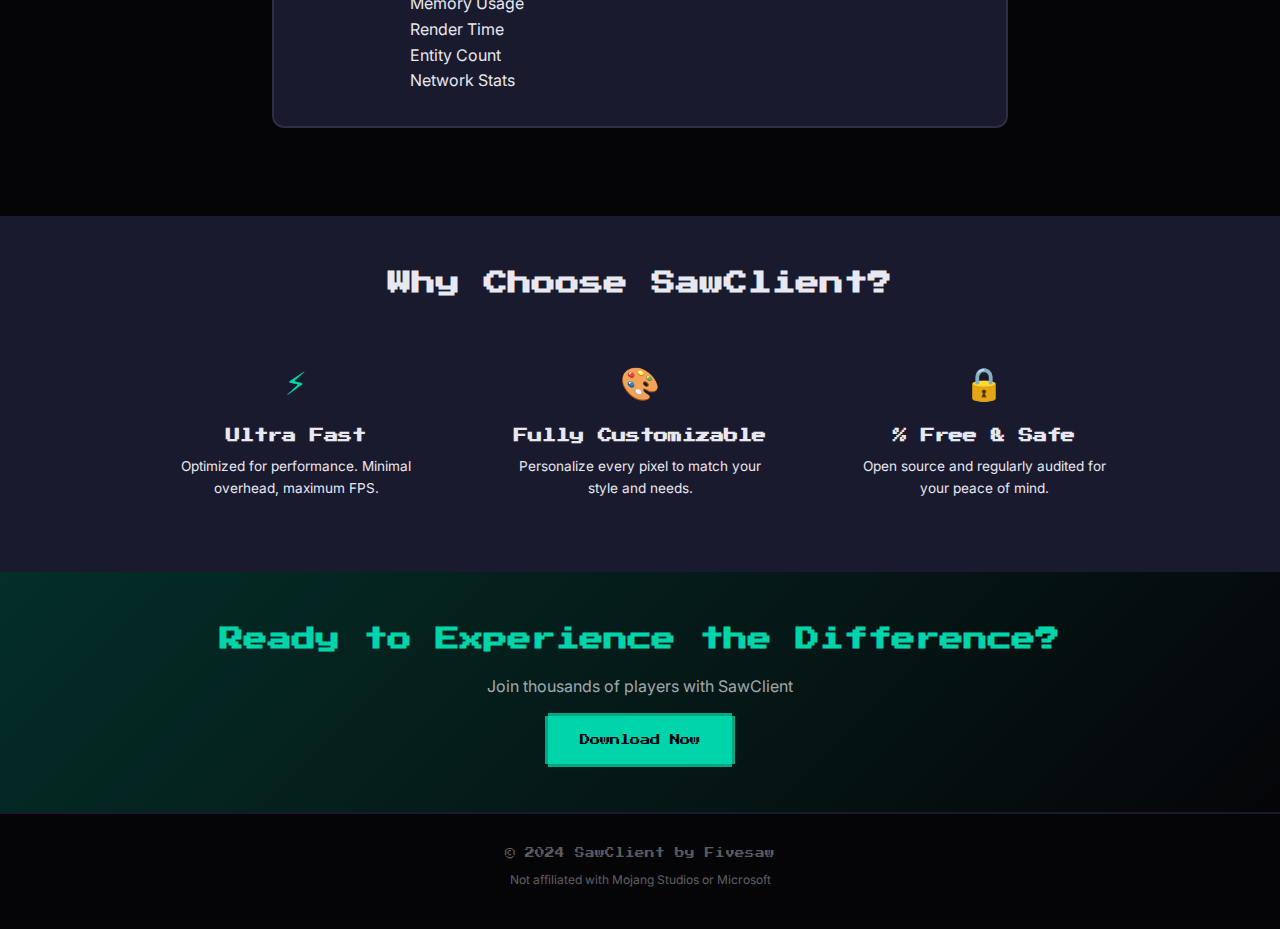
<file: src/pages/sawclient/features.html>
<!DOCTYPE html>
<html lang="en">
<head>
  <meta charset="UTF-8">
  <meta name="viewport" content="width=device-width, initial-scale=1.0">
  <meta name="description" content="SawClient Features - FPS Counter, CPS Display, Input Recorder, and more.">
  <title>SawClient Features</title>
  
  <link rel="preconnect" href="https://fonts.googleapis.com">
  <link rel="preconnect" href="https://fonts.gstatic.com" crossorigin>
  <link href="https://fonts.googleapis.com/css2?family=Press+Start+2P&family=Inter:wght@400;500;600;700&display=swap" rel="stylesheet">
  
  <link rel="stylesheet" href="../../styles/sawclient.css">
</head>
<body>
  <!-- Navigation -->
  <nav class="sc-navbar">
    <div class="sc-nav-container">
      <a href="../../../index.html" class="sc-nav-back">
        <svg viewBox="0 0 24 24" fill="none" stroke="currentColor" stroke-width="2">
          <path d="M19 12H5M12 19l-7-7 7-7"/>
        </svg>
        <span>Back to Fivesaw</span>
      </a>
      <div class="sc-nav-logo">
        <img src="../../../public/assets/images/sawclient-banner.png" alt="SawClient" width="40" height="40">
        <span class="pixel-font">SawClient</span>
      </div>
      <ul class="sc-nav-menu">
        <li><a href="index.html" class="pixel-font">Home</a></li>
        <li><a href="features.html" class="pixel-font active">Features</a></li>
        <li><a href="download.html" class="pixel-font">Download</a></li>
      </ul>
    </div>
  </nav>

  <!-- Features Hero -->
  <section class="sc-features-hero">
    <h1 class="pixel-font">Features</h1>
    <p>Everything you need for the ultimate Minecraft experience</p>
  </section>

  <!-- Features List -->
  <div class="sc-features-list">
    <!-- FPS Counter -->
    <div class="sc-feature-detail">
      <div class="icon">
        <svg viewBox="0 0 24 24" fill="none" stroke="currentColor" stroke-width="2">
          <rect x="2" y="3" width="20" height="14" rx="2" ry="2"/>
          <line x1="8" y1="21" x2="16" y2="21"/>
          <line x1="12" y1="17" x2="12" y2="21"/>
        </svg>
      </div>
      <div class="content">
        <h3 class="pixel-font">FPS Counter</h3>
        <p>Monitor your game's performance in real-time with our customizable FPS counter. Choose your preferred position, color, and style. The counter updates smoothly without impacting your frame rate, giving you accurate performance data at a glance.</p>
      </div>
    </div>

    <!-- CPS Display -->
    <div class="sc-feature-detail">
      <div class="icon">
        <svg viewBox="0 0 24 24" fill="none" stroke="currentColor" stroke-width="2">
          <circle cx="12" cy="12" r="10"/>
          <path d="M12 6v6l4 2"/>
        </svg>
      </div>
      <div class="content">
        <h3 class="pixel-font">CPS Display</h3>
        <p>Track your clicks per second with precision. Perfect for PvP players and bridge builders who want to optimize their clicking technique. Features a visual history graph and separate tracking for left and right clicks.</p>
      </div>
    </div>

    <!-- Input Recorder -->
    <div class="sc-feature-detail">
      <div class="icon">
        <svg viewBox="0 0 24 24" fill="none" stroke="currentColor" stroke-width="2">
          <path d="M12 19l7-7 3 3-7 7-3-3z"/>
          <path d="M18 13l-1.5-7.5L2 2l3.5 14.5L13 18l5-5z"/>
          <path d="M2 2l7.586 7.586"/>
          <circle cx="11" cy="11" r="2"/>
        </svg>
      </div>
      <div class="content">
        <h3 class="pixel-font">Input Recorder</h3>
        <p>Record and playback your inputs for practice and analysis. Whether you're perfecting your bridging technique or analyzing your PvP patterns, the input recorder helps you improve by letting you review your actions frame by frame.</p>
      </div>
    </div>

    <!-- ClickGUI -->
    <div class="sc-feature-detail">
      <div class="icon">
        <svg viewBox="0 0 24 24" fill="none" stroke="currentColor" stroke-width="2">
          <circle cx="12" cy="12" r="3"/>
          <path d="M12 1v6m0 6v6m4.22-10.22l4.24-4.24M6.34 17.66l-4.24 4.24M23 12h-6m-6 0H1m20.24 4.24l-4.24-4.24M6.34 6.34L2.1 2.1"/>
        </svg>
      </div>
      <div class="content">
        <h3 class="pixel-font">ClickGUI</h3>
        <p>Access all your settings with our intuitive in-game menu. Toggle features on and off, adjust colors and positions, and customize your experience without leaving the game. Clean, fast, and easy to use.</p>
      </div>
    </div>

    <!-- HUD Customization -->
    <div class="sc-feature-detail">
      <div class="icon">
        <svg viewBox="0 0 24 24" fill="none" stroke="currentColor" stroke-width="2">
          <rect x="3" y="3" width="18" height="18" rx="2"/>
          <line x1="9" y1="9" x2="15" y2="9"/>
          <line x1="9" y1="15" x2="15" y2="15"/>
        </svg>
      </div>
      <div class="content">
        <h3 class="pixel-font">HUD Customization</h3>
        <p>Customize every aspect of your HUD to match your playstyle. Move elements around, change colors, adjust transparency, and more. Your perfect Minecraft experience is just a few clicks away.</p>
        <div class="feature-highlights">
          <div class="highlight">Drag & Drop Controls</div>
          <div class="highlight">Transparency Settings</div>
          <div class="highlight">Scale Control</div>
          <div class="highlight">Preset Profiles</div>
        </div>
      </div>
    </div>

    <!-- Performance Monitoring -->
    <div class="sc-feature-detail">
      <div class="icon">
        <svg viewBox="0 0 24 24" fill="none" stroke="currentColor" stroke-width="2">
          <polyline points="23 6 13.5 15.5 8.5 10.5 1 17"/>
          <polyline points="17 6 23 6 23 12"/>
        </svg>
      </div>
      <div class="content">
        <h3 class="pixel-font">Performance Monitoring</h3>
        <p>Advanced performance metrics to help you understand and optimize your gaming experience. Monitor memory usage, render time, and entity count for detailed performance analysis.</p>
        <div class="feature-highlights">
          <div class="highlight">Memory Usage</div>
          <div class="highlight">Render Time</div>
          <div class="highlight">Entity Count</div>
          <div class="highlight">Network Stats</div>
        </div>
      </div>
    </div>
  </div>

  <!-- Feature Highlights Section -->
  <section style="background: var(--sc-gray); padding: 3rem 2rem; margin-top: 2rem;">
    <div style="max-width: 1000px; margin: 0 auto;">
      <h2 class="pixel-font" style="text-align: center; margin-bottom: 2rem;">Why Choose SawClient?</h2>
      <div style="display: grid; grid-template-columns: repeat(auto-fit, minmax(250px, 1fr)); gap: 2rem;">
        <div style="text-align: center; padding: 1.5rem;">
          <div style="font-size: 2rem; margin-bottom: 1rem; color: var(--sc-cyan);">⚡</div>
          <h3 class="pixel-font" style="font-size: 0.9rem; margin-bottom: 0.5rem;">Ultra Fast</h3>
          <p style="font-size: 0.85rem;">Optimized for performance. Minimal overhead, maximum FPS.</p>
        </div>
        <div style="text-align: center; padding: 1.5rem;">
          <div style="font-size: 2rem; margin-bottom: 1rem; color: var(--sc-cyan);">🎨</div>
          <h3 class="pixel-font" style="font-size: 0.9rem; margin-bottom: 0.5rem;">Fully Customizable</h3>
          <p style="font-size: 0.85rem;">Personalize every pixel to match your style and needs.</p>
        </div>
        <div style="text-align: center; padding: 1.5rem;">
          <div style="font-size: 2rem; margin-bottom: 1rem; color: var(--sc-cyan);">🔒</div>
          <h3 class="pixel-font" style="font-size: 0.9rem; margin-bottom: 0.5rem;">% Free & Safe</h3>
          <p style="font-size: 0.85rem;">Open source and regularly audited for your peace of mind.</p>
        </div>
      </div>
    </div>
  </section>

  <!-- CTA -->
  <section class="sc-cta" style="text-align: center; padding: 3rem 2rem; background: linear-gradient(135deg, rgba(0, 212, 170, 0.2), transparent);">
    <h2 class="pixel-font">Ready to Experience the Difference?</h2>
    <p style="margin: 1rem 0; font-size: 1rem;">Join thousands of players with SawClient</p>
    <a href="download.html" class="sc-btn primary pixel-font" style="display: inline-block;">Download Now</a>
  </section>

  <!-- Footer -->
  <footer class="sc-footer">
    <div class="sc-footer-content">
      <p class="pixel-font">© 2024 SawClient by Fivesaw</p>
      <p>Not affiliated with Mojang Studios or Microsoft</p>
    </div>
  </footer>
</body>
</html>
</file>
<file: src/styles/sawclient.css>
/* ========================================
   SAWCLIENT - Sub-site Styles
   ======================================== */

:root {
  --sc-cyan: #00d4aa;
  --sc-cyan-dark: #00a884;
  --sc-cyan-light: #4de8c8;
  --sc-dark: #0a0a12;
  --sc-darker: #050508;
  --sc-gray: #1a1a2e;
  --sc-gray-light: #2d2d44;
  --sc-white: #e8e8f0;
  --sc-gold: #ffd93d;
  
  --font-pixel: 'Press Start 2P', cursive;
  --font-body: 'Inter', system-ui, sans-serif;
}

* {
  margin: 0;
  padding: 0;
  box-sizing: border-box;
}

html {
  scroll-behavior: smooth;
}

body {
  font-family: var(--font-body);
  background: var(--sc-darker);
  color: var(--sc-white);
  line-height: 1.6;
}

.pixel-font {
  font-family: var(--font-pixel);
}

/* ========================================
   NAVIGATION
   ======================================== */

.sc-navbar {
  position: fixed;
  top: 0;
  left: 0;
  right: 0;
  z-index: 1000;
  background: rgba(5, 5, 8, 0.95);
  backdrop-filter: blur(10px);
  border-bottom: 2px solid var(--sc-cyan);
}

.sc-nav-container {
  max-width: 1200px;
  margin: 0 auto;
  padding: 1rem 2rem;
  display: flex;
  align-items: center;
  justify-content: space-between;
  gap: 1rem;
}

.sc-nav-back {
  display: flex;
  align-items: center;
  gap: 0.5rem;
  color: var(--sc-cyan);
  text-decoration: none;
  font-size: 0.8rem;
  transition: 0.3s ease;
}

.sc-nav-back svg {
  width: 20px;
  height: 20px;
}

.sc-nav-back:hover {
  color: var(--sc-cyan-light);
}

.sc-nav-logo {
  display: flex;
  align-items: center;
  gap: 0.75rem;
}

.sc-nav-logo img {
  width: 40px;
  height: 40px;
  object-fit: contain;
}

.sc-nav-logo span {
  font-size: 0.9rem;
  color: var(--sc-cyan);
}

.sc-nav-menu {
  display: flex;
  list-style: none;
  gap: 2rem;
}

.sc-nav-menu a {
  font-size: 0.6rem;
  color: var(--sc-white);
  text-decoration: none;
  position: relative;
  padding: 0.5rem 0;
  transition: 0.3s ease;
}

.sc-nav-menu a::after {
  content: '';
  position: absolute;
  bottom: 0;
  left: 0;
  width: 0;
  height: 2px;
  background: var(--sc-cyan);
  transition: 0.3s ease;
}

.sc-nav-menu a:hover,
.sc-nav-menu a.active {
  color: var(--sc-cyan);
}

.sc-nav-menu a:hover::after,
.sc-nav-menu a.active::after {
  width: 100%;
}

/* ========================================
   HERO SECTION
   ======================================== */

.sc-hero {
  position: relative;
  min-height: 100vh;
  display: flex;
  align-items: center;
  justify-content: center;
  padding-top: 80px;
  overflow: hidden;
}

.sc-hero-bg {
  position: absolute;
  inset: 0;
  z-index: 0;
}

#sc-hero-canvas {
  width: 100%;
  height: 100%;
}

.sc-hero-content {
  position: relative;
  z-index: 1;
  text-align: center;
  padding: 2rem;
  max-width: 800px;
}

.sc-logo-large {
  width: 150px;
  height: 150px;
  margin: 0 auto 1.5rem;
  border-radius: 20px;
  overflow: hidden;
  border: 3px solid var(--sc-cyan);
  box-shadow: 0 0 40px rgba(0, 212, 170, 0.4);
}

.sc-logo-large img {
  width: 100%;
  height: 100%;
  object-fit: cover;
}

.sc-title {
  font-size: clamp(1.5rem, 4vw, 2.5rem);
  color: var(--sc-cyan);
  margin-bottom: 0.5rem;
  text-shadow: 0 0 20px rgba(0, 212, 170, 0.5);
}

.sc-tagline {
  font-size: 1.2rem;
  color: rgba(232, 232, 240, 0.8);
  margin-bottom: 0.5rem;
}

.sc-version {
  font-size: 0.9rem;
  color: var(--sc-cyan);
  margin-bottom: 2rem;
}

.sc-hero-buttons {
  display: flex;
  gap: 1rem;
  justify-content: center;
  margin-bottom: 3rem;
}

.sc-btn {
  display: inline-flex;
  align-items: center;
  gap: 0.5rem;
  padding: 1rem 2rem;
  font-size: 0.65rem;
  text-decoration: none;
  border: none;
  cursor: pointer;
  transition: 0.2s ease;
}

.sc-btn svg {
  width: 18px;
  height: 18px;
}

.sc-btn.primary {
  background: var(--sc-cyan);
  color: var(--sc-darker);
  box-shadow: 
    -3px 0 0 0 var(--sc-cyan-dark),
    3px 0 0 0 var(--sc-cyan-dark),
    0 -3px 0 0 var(--sc-cyan-dark),
    0 3px 0 0 var(--sc-cyan-dark);
}

.sc-btn.primary:hover {
  background: var(--sc-cyan-light);
  transform: translateY(-2px);
}

.sc-btn.secondary {
  background: transparent;
  color: var(--sc-cyan);
  border: 2px solid var(--sc-cyan);
}

.sc-btn.secondary:hover {
  background: var(--sc-cyan);
  color: var(--sc-darker);
}

.sc-stats {
  display: flex;
  justify-content: center;
  gap: 3rem;
}

.sc-stat {
  text-align: center;
}

.sc-stat-value {
  display: block;
  font-family: var(--font-pixel);
  font-size: 1.5rem;
  color: var(--sc-cyan);
  margin-bottom: 0.25rem;
}

.sc-stat-label {
  font-size: 0.8rem;
  color: rgba(232, 232, 240, 0.6);
}

/* ========================================
   SECTIONS
   ======================================== */

.sc-section-header {
  text-align: center;
  margin-bottom: 3rem;
}

.sc-section-header h2 {
  font-size: clamp(1rem, 2.5vw, 1.5rem);
  color: var(--sc-cyan);
  margin-bottom: 0.5rem;
}

.sc-section-header p {
  color: rgba(232, 232, 240, 0.6);
}

/* ========================================
   FEATURES PREVIEW
   ======================================== */

.sc-features-preview {
  padding: 6rem 2rem;
  background: var(--sc-dark);
}

.sc-features-grid {
  max-width: 1000px;
  margin: 0 auto;
  display: grid;
  grid-template-columns: repeat(auto-fit, minmax(220px, 1fr));
  gap: 1.5rem;
}

.sc-feature-card {
  background: var(--sc-gray);
  border: 2px solid var(--sc-gray-light);
  border-radius: 12px;
  padding: 2rem;
  text-align: center;
  transition: 0.3s ease;
}

.sc-feature-card:hover {
  border-color: var(--sc-cyan);
  transform: translateY(-5px);
  box-shadow: 0 10px 30px rgba(0, 212, 170, 0.15);
}

.sc-feature-icon {
  width: 60px;
  height: 60px;
  margin: 0 auto 1rem;
  display: flex;
  align-items: center;
  justify-content: center;
  background: var(--sc-gray-light);
  border: 2px solid var(--sc-cyan);
  border-radius: 12px;
  color: var(--sc-cyan);
}

.sc-feature-icon svg {
  width: 28px;
  height: 28px;
}

.sc-feature-card h3 {
  font-size: 0.7rem;
  margin-bottom: 0.75rem;
  color: var(--sc-white);
}

.sc-feature-card p {
  font-size: 0.9rem;
  color: rgba(232, 232, 240, 0.7);
}

/* ========================================
   SHOWCASE
   ======================================== */

.sc-showcase {
  padding: 6rem 2rem;
  background: var(--sc-darker);
}

.sc-showcase-grid {
  max-width: 1000px;
  margin: 0 auto;
  display: grid;
  grid-template-columns: repeat(auto-fit, minmax(400px, 1fr));
  gap: 2rem;
}

.sc-showcase-item {
  position: relative;
  border-radius: 12px;
  overflow: hidden;
  border: 2px solid var(--sc-gray-light);
  transition: 0.3s ease;
}

.sc-showcase-item:hover {
  border-color: var(--sc-cyan);
}

.sc-showcase-item img {
  width: 100%;
  height: auto;
  display: block;
  transition: 0.5s ease;
}

.sc-showcase-item:hover img {
  transform: scale(1.05);
}

.sc-showcase-overlay {
  position: absolute;
  bottom: 0;
  left: 0;
  right: 0;
  padding: 1.5rem;
  background: linear-gradient(to top, rgba(5, 5, 8, 0.9), transparent);
}

.sc-showcase-overlay span {
  font-size: 0.7rem;
  color: var(--sc-cyan);
}

/* ========================================
   CTA SECTION
   ======================================== */

.sc-cta {
  padding: 6rem 2rem;
  background: linear-gradient(135deg, var(--sc-gray) 0%, var(--sc-dark) 100%);
  text-align: center;
}

.sc-cta-content {
  max-width: 600px;
  margin: 0 auto;
}

.sc-cta h2 {
  font-size: 1.5rem;
  color: var(--sc-cyan);
  margin-bottom: 1rem;
}

.sc-cta p {
  color: rgba(232, 232, 240, 0.7);
  margin-bottom: 2rem;
}

/* ========================================
   FOOTER
   ======================================== */

.sc-footer {
  padding: 2rem;
  background: var(--sc-darker);
  border-top: 2px solid var(--sc-gray);
  text-align: center;
}

.sc-footer-content p {
  font-size: 0.6rem;
  color: rgba(232, 232, 240, 0.4);
  margin-bottom: 0.5rem;
}

.sc-footer-content p:last-child {
  font-size: 0.75rem;
}

/* ========================================
   DOWNLOAD PAGE
   ======================================== */

.sc-download-hero {
  padding: 8rem 2rem 4rem;
  text-align: center;
  background: var(--sc-dark);
}

.sc-download-hero h1 {
  font-size: clamp(1.2rem, 3vw, 2rem);
  color: var(--sc-cyan);
  margin-bottom: 1rem;
}

.sc-download-hero p {
  color: rgba(232, 232, 240, 0.7);
  max-width: 600px;
  margin: 0 auto 2rem;
}

.sc-download-grid {
  max-width: 900px;
  margin: 0 auto;
  padding: 2rem;
  display: grid;
  grid-template-columns: repeat(auto-fit, minmax(250px, 1fr));
  gap: 1.5rem;
}

.sc-download-card {
  background: var(--sc-gray);
  border: 2px solid var(--sc-gray-light);
  border-radius: 12px;
  padding: 2rem;
  text-align: center;
  transition: 0.3s ease;
}

.sc-download-card:hover {
  border-color: var(--sc-cyan);
  transform: translateY(-3px);
}

.sc-download-card.recommended {
  border-color: var(--sc-cyan);
  position: relative;
}

.sc-download-card.recommended::before {
  content: 'RECOMMENDED';
  position: absolute;
  top: -10px;
  left: 50%;
  transform: translateX(-50%);
  background: var(--sc-cyan);
  color: var(--sc-darker);
  font-family: var(--font-pixel);
  font-size: 0.5rem;
  padding: 0.3rem 0.8rem;
}

.sc-os-icon {
  width: 60px;
  height: 60px;
  margin: 0 auto 1rem;
  color: var(--sc-cyan);
}

.sc-download-card h3 {
  font-family: var(--font-pixel);
  font-size: 0.8rem;
  margin-bottom: 0.5rem;
}

.sc-download-card .version {
  color: var(--sc-cyan);
  font-size: 0.8rem;
  margin-bottom: 0.25rem;
}

.sc-download-card .size {
  color: rgba(232, 232, 240, 0.5);
  font-size: 0.75rem;
  margin-bottom: 1.5rem;
}

/* ========================================
   FEATURES PAGE
   ======================================== */

.sc-features-hero {
  padding: 8rem 2rem 4rem;
  text-align: center;
  background: var(--sc-dark);
}

.sc-features-hero h1 {
  font-size: clamp(1.2rem, 3vw, 2rem);
  color: var(--sc-cyan);
  margin-bottom: 1rem;
}

.sc-features-list {
  max-width: 800px;
  margin: 0 auto;
  padding: 2rem;
}

.sc-feature-detail {
  display: grid;
  grid-template-columns: 80px 1fr;
  gap: 1.5rem;
  padding: 2rem;
  background: var(--sc-gray);
  border: 2px solid var(--sc-gray-light);
  border-radius: 12px;
  margin-bottom: 1.5rem;
  transition: 0.3s ease;
}

.sc-feature-detail:hover {
  border-color: var(--sc-cyan);
}

.sc-feature-detail .icon {
  width: 80px;
  height: 80px;
  display: flex;
  align-items: center;
  justify-content: center;
  background: var(--sc-gray-light);
  border: 2px solid var(--sc-cyan);
  border-radius: 12px;
  color: var(--sc-cyan);
}

.sc-feature-detail .icon svg {
  width: 40px;
  height: 40px;
}

.sc-feature-detail .content h3 {
  font-family: var(--font-pixel);
  font-size: 0.75rem;
  margin-bottom: 0.75rem;
  color: var(--sc-white);
}

.sc-feature-detail .content p {
  color: rgba(232, 232, 240, 0.7);
  font-size: 0.95rem;
  line-height: 1.7;
}

/* ========================================
   RESPONSIVE
   ======================================== */

@media (max-width: 768px) {
  .sc-nav-container {
    flex-wrap: wrap;
    padding: 0.75rem 1rem;
  }
  
  .sc-nav-menu {
    width: 100%;
    justify-content: center;
    gap: 1rem;
    padding-top: 0.5rem;
  }
  
  .sc-hero-buttons {
    flex-direction: column;
    align-items: center;
  }
  
  .sc-stats {
    flex-direction: column;
    gap: 1.5rem;
  }
  
  .sc-showcase-grid {
    grid-template-columns: 1fr;
  }
  
  .sc-feature-detail {
    grid-template-columns: 1fr;
    text-align: center;
  }
  
  .sc-feature-detail .icon {
    margin: 0 auto;
  }
}

@media (prefers-reduced-motion: reduce) {
  * {
    animation: none !important;
    transition: none !important;
  }
}
</file>
